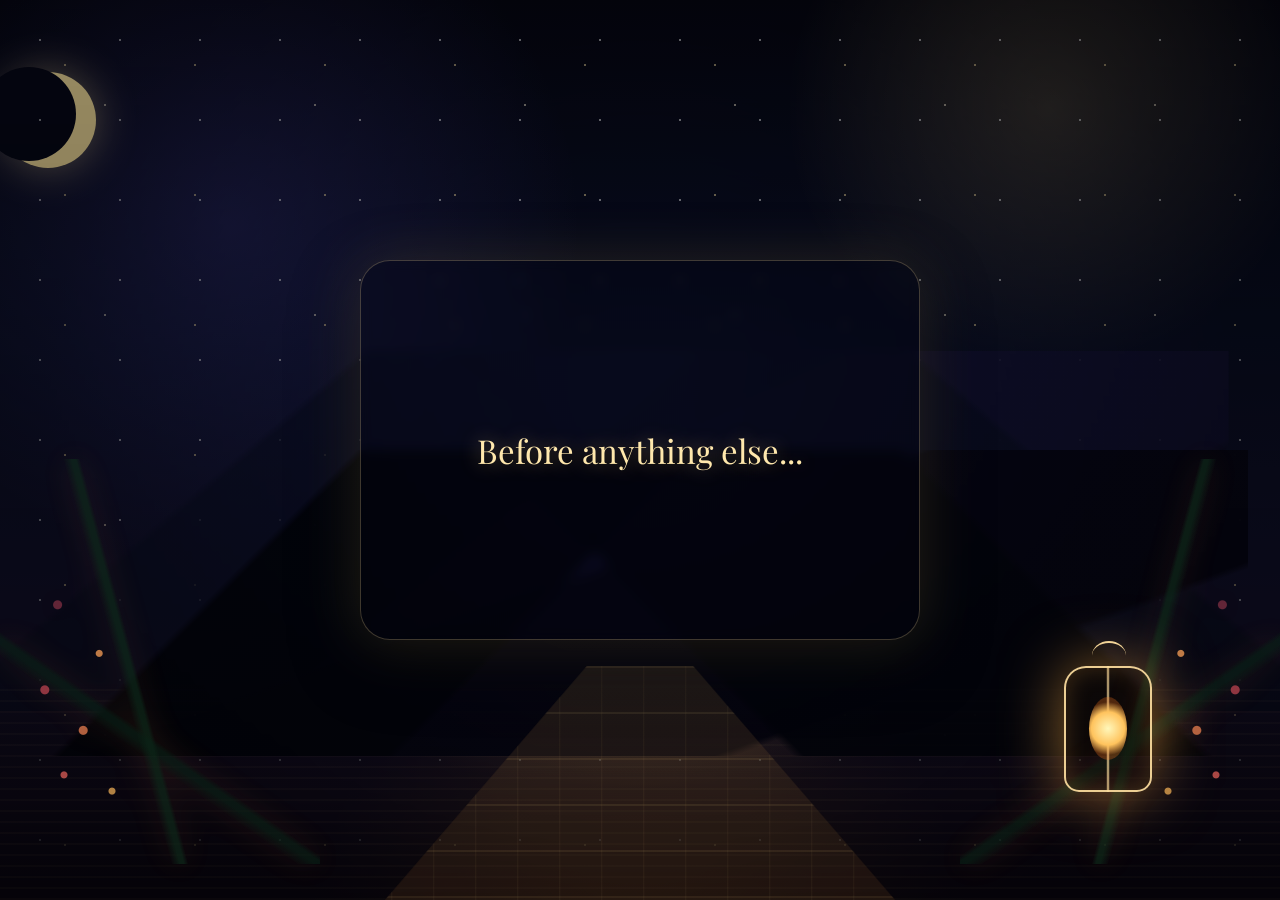
<file: gate-cinematic.html>
<!DOCTYPE html>
<html lang="en">
<head>
<meta charset="UTF-8">
<meta name="viewport" content="width=device-width, initial-scale=1.0">
<title>Your Special Day</title>

<link href="https://fonts.googleapis.com/css2?family=Cormorant+Garamond:wght@500;600;700&family=Great+Vibes&family=Playfair+Display:wght@600;700&display=swap" rel="stylesheet">

<style>
* {
  margin: 0;
  padding: 0;
  box-sizing: border-box;
}

:root {
  --gold: #f8d98a;
  --deep-gold: #b87427;
  --cream: #fff5d8;
  --soft-red: #ff9b8f;
  --night: #050612;
}

html, body {
  width: 100%;
  min-height: 100%;
}

body {
  min-height: 100vh;
  overflow: hidden;
  font-family: 'Cormorant Garamond', serif;
  color: var(--cream);
  background:
    radial-gradient(circle at 50% 105%, rgba(255, 167, 68, .30), transparent 29%),
    radial-gradient(circle at 18% 25%, rgba(95, 88, 220, .24), transparent 28%),
    radial-gradient(circle at 82% 12%, rgba(255, 223, 150, .18), transparent 20%),
    linear-gradient(180deg, #050611 0%, #0b1028 38%, #151434 66%, #241329 100%);
}

body::after {
  content: "";
  position: fixed;
  inset: 0;
  pointer-events: none;
  background:
    linear-gradient(rgba(0,0,0,.08), rgba(0,0,0,.36)),
    radial-gradient(circle at 50% 48%, transparent 0%, rgba(0,0,0,.35) 75%);
  z-index: 2;
}

.scene-layer {
  position: fixed;
  inset: 0;
  pointer-events: none;
}

.moon {
  position: fixed;
  right: 12%;
  top: 8%;
  width: 96px;
  height: 96px;
  border-radius: 50%;
  background: #ffe9a4;
  box-shadow: 0 0 42px rgba(255, 230, 170, .48);
  z-index: 1;
}

.moon::before {
  content: "";
  position: absolute;
  left: -18px;
  top: -5px;
  width: 94px;
  height: 94px;
  border-radius: 50%;
  background: #07091a;
}

.stars {
  z-index: 1;
  background-image:
    radial-gradient(#ffffff 1px, transparent 1px),
    radial-gradient(#ffe8a7 1px, transparent 1px),
    radial-gradient(#fff6db 1px, transparent 1px);
  background-size: 80px 80px, 130px 130px, 210px 210px;
  animation: starTwinkle 5s ease-in-out infinite;
  opacity: .52;
}

@keyframes starTwinkle {
  0%, 100% { opacity: .30; }
  50% { opacity: .70; }
}

.mountains-back {
  z-index: 1;
  bottom: 21vh;
  top: auto;
  height: 40vh;
  background:
    linear-gradient(140deg, transparent 0 32%, rgba(14, 18, 45, .78) 33% 61%, transparent 62%),
    linear-gradient(220deg, transparent 0 29%, rgba(13, 17, 42, .85) 30% 66%, transparent 67%),
    linear-gradient(155deg, transparent 0 41%, rgba(20, 20, 55, .9) 42% 70%, transparent 71%);
  background-size: 55% 100%, 65% 100%, 92% 100%;
  background-position: left bottom, right bottom, center bottom;
  background-repeat: no-repeat;
}

.mountains-front {
  z-index: 2;
  bottom: 16vh;
  top: auto;
  height: 34vh;
  background:
    linear-gradient(135deg, transparent 0 34%, rgba(4, 6, 17, .94) 35% 66%, transparent 67%),
    linear-gradient(225deg, transparent 0 31%, rgba(5, 7, 19, .96) 32% 65%, transparent 66%),
    linear-gradient(160deg, transparent 0 43%, rgba(8, 8, 25, .98) 44% 74%, transparent 75%);
  background-size: 58% 100%, 70% 100%, 95% 100%;
  background-position: left bottom, right bottom, center bottom;
  background-repeat: no-repeat;
}

.lake {
  z-index: 1;
  top: auto;
  height: 24vh;
  bottom: 0;
  background:
    radial-gradient(ellipse at 50% 0%, rgba(255, 213, 120, .20), transparent 34%),
    repeating-linear-gradient(0deg, rgba(255, 220, 145, .055) 0 2px, transparent 2px 11px),
    linear-gradient(180deg, rgba(25, 21, 48, .25), rgba(3, 4, 13, .76));
  opacity: .9;
}

.path {
  position: fixed;
  z-index: 3;
  left: 50%;
  bottom: -10vh;
  width: 52vw;
  max-width: 760px;
  height: 36vh;
  transform: translateX(-50%);
  clip-path: polygon(42% 0%, 58% 0%, 100% 100%, 0% 100%);
  background:
    repeating-linear-gradient(90deg, rgba(255,214,132,.08) 0 1px, transparent 1px 42px),
    repeating-linear-gradient(0deg, rgba(255,214,132,.12) 0 2px, transparent 2px 46px),
    linear-gradient(180deg, rgba(255, 202, 105, .15), rgba(88, 48, 20, .35));
  opacity: .7;
  filter: blur(.2px);
}

.flowers-left, .flowers-right {
  position: fixed;
  z-index: 3;
  bottom: 4%;
  width: 25vw;
  height: 45vh;
  opacity: .78;
  filter: drop-shadow(0 0 16px rgba(255, 142, 66, .23));
}

.flowers-left {
  left: 0;
  background:
    radial-gradient(circle at 20% 78%, #d65b55 0 3px, transparent 4px),
    radial-gradient(circle at 26% 67%, #e07a4d 0 4px, transparent 5px),
    radial-gradient(circle at 14% 57%, #b7434e 0 4px, transparent 5px),
    radial-gradient(circle at 31% 48%, #f29c55 0 3px, transparent 4px),
    radial-gradient(circle at 18% 36%, #7c2e41 0 4px, transparent 5px),
    radial-gradient(circle at 35% 82%, #e1a552 0 3px, transparent 4px),
    linear-gradient(75deg, transparent 0 40%, rgba(16, 45, 28, .8) 42% 43%, transparent 44%),
    linear-gradient(35deg, transparent 0 33%, rgba(10, 36, 24, .72) 35% 36%, transparent 37%);
}

.flowers-right {
  right: 0;
  transform: scaleX(-1);
  background:
    radial-gradient(circle at 20% 78%, #d65b55 0 3px, transparent 4px),
    radial-gradient(circle at 26% 67%, #e07a4d 0 4px, transparent 5px),
    radial-gradient(circle at 14% 57%, #b7434e 0 4px, transparent 5px),
    radial-gradient(circle at 31% 48%, #f29c55 0 3px, transparent 4px),
    radial-gradient(circle at 18% 36%, #7c2e41 0 4px, transparent 5px),
    radial-gradient(circle at 35% 82%, #e1a552 0 3px, transparent 4px),
    linear-gradient(75deg, transparent 0 40%, rgba(16, 45, 28, .8) 42% 43%, transparent 44%),
    linear-gradient(35deg, transparent 0 33%, rgba(10, 36, 24, .72) 35% 36%, transparent 37%);
}

.lantern {
  position: fixed;
  z-index: 4;
  right: 10%;
  bottom: 12%;
  width: 88px;
  height: 126px;
  border: 2px solid rgba(255, 224, 160, .92);
  border-radius: 22px 22px 15px 15px;
  background:
    linear-gradient(90deg, transparent 0 48%, rgba(255,224,160,.65) 49% 51%, transparent 52%),
    rgba(42, 22, 10, .28);
  box-shadow:
    0 0 62px rgba(255, 175, 70, .54),
    inset 0 0 24px rgba(255, 185, 80, .20);
}

.lantern::before {
  content: "";
  position: absolute;
  top: -27px;
  left: 26px;
  width: 34px;
  height: 27px;
  border-top: 2px solid rgba(255, 224, 160, .95);
  border-radius: 50%;
}

.lantern::after {
  content: "";
  position: absolute;
  left: 23px;
  top: 29px;
  width: 38px;
  height: 63px;
  border-radius: 50%;
  background: radial-gradient(circle, #fff7ba 0%, #ffc35d 45%, rgba(255, 120, 30, .28) 72%);
  animation: lanternFlicker 2.2s ease-in-out infinite;
}

@keyframes lanternFlicker {
  0%, 100% { opacity: .78; transform: scale(.93); filter: blur(.2px); }
  50% { opacity: 1; transform: scale(1.1); filter: blur(1.1px); }
}

.fireflies {
  z-index: 5;
}

.fireflies span {
  position: absolute;
  width: 5px;
  height: 5px;
  background: var(--gold);
  border-radius: 50%;
  box-shadow: 0 0 16px var(--gold);
  opacity: 0;
  animation: firefly 10s linear infinite;
}

@keyframes firefly {
  0% { opacity: 0; transform: translate(0, 30px) scale(.45); }
  15% { opacity: .95; }
  50% { opacity: .45; }
  100% { opacity: 0; transform: translate(70px, -115vh) scale(1.35); }
}

.stage {
  position: relative;
  z-index: 8;
  min-height: 100vh;
  display: flex;
  justify-content: center;
  align-items: center;
  padding: 22px;
  text-align: center;
}

.panel {
  width: min(560px, 100%);
  min-height: 380px;
  padding: 42px 28px;
  display: flex;
  flex-direction: column;
  justify-content: center;
  border-radius: 30px;
  background: rgba(5, 6, 18, .30);
  border: 1px solid rgba(255, 225, 155, .24);
  box-shadow: 0 0 56px rgba(255, 213, 118, .13), 0 20px 70px rgba(0,0,0,.38);
  backdrop-filter: blur(6px);
}

.scene-text {
  display: none;
  animation: fadeUp 1.25s ease forwards;
}

@keyframes fadeUp {
  from { opacity: 0; transform: translateY(18px); filter: blur(5px); }
  to { opacity: 1; transform: translateY(0); filter: blur(0); }
}

.initial {
  font-family: 'Playfair Display', serif;
  font-size: 33px;
  color: #ffe8ad;
  text-shadow: 0 0 20px rgba(255, 220, 140, .42);
}

.message-top {
  font-size: 26px;
  line-height: 1.22;
  color: #ffe8ad;
  margin-bottom: 16px;
}

.title {
  font-family: 'Great Vibes', cursive;
  font-size: 66px;
  font-weight: 400;
  line-height: 1;
  color: #fff0bd;
  text-shadow: 0 0 28px rgba(255, 222, 150, .58);
  margin-bottom: 14px;
}

.subtitle {
  font-size: 22px;
  line-height: 1.38;
  color: #fff4dc;
  margin-bottom: 14px;
}

.ornament {
  width: 142px;
  height: 20px;
  margin: 8px auto 18px;
  position: relative;
}

.ornament::before, .ornament::after {
  content: "";
  position: absolute;
  top: 50%;
  width: 56px;
  height: 1px;
  background: linear-gradient(90deg, transparent, var(--gold));
}

.ornament::before { left: 0; }
.ornament::after { right: 0; transform: rotate(180deg); }

.ornament span {
  color: var(--gold);
  font-size: 15px;
  line-height: 20px;
}

.form-area {
  display: none;
  animation: fadeUp 1.25s ease forwards;
}

.hint {
  font-size: 21px;
  color: #f9d995;
  margin-bottom: 18px;
}

.input-wrap {
  position: relative;
  margin: 0 auto 16px;
  width: min(420px, 100%);
}

.input-wrap .lock {
  position: absolute;
  left: 16px;
  top: 50%;
  transform: translateY(-50%);
  color: var(--gold);
  opacity: .9;
  font-size: 17px;
}

input {
  width: 100%;
  height: 54px;
  border-radius: 12px;
  border: 1px solid rgba(255, 225, 155, .75);
  background: rgba(3, 5, 16, .52);
  color: #fff8df;
  font-family: 'Cormorant Garamond', serif;
  font-size: 18px;
  padding: 0 15px 0 48px;
  outline: none;
  letter-spacing: 1px;
  box-shadow: inset 0 0 18px rgba(255, 210, 120, .07);
}

input::placeholder {
  color: rgba(255, 244, 220, .62);
  letter-spacing: 0;
}

button {
  width: min(420px, 100%);
  height: 58px;
  border: none;
  border-radius: 18px;
  color: #231204;
  font-family: 'Cormorant Garamond', serif;
  font-weight: 700;
  font-size: 23px;
  cursor: pointer;
  background: linear-gradient(135deg, #fff0b6 0%, #d89d48 58%, #8c541c 100%);
  box-shadow: 0 0 28px rgba(255, 207, 115, .40);
  transition: .25s ease;
}

button:hover {
  transform: translateY(-2px);
  box-shadow: 0 0 42px rgba(255, 218, 135, .58);
}

button:disabled {
  cursor: default;
}

.feedback {
  min-height: 86px;
  margin-top: 18px;
  font-size: 19px;
  line-height: 1.38;
}

#error, #success, #welcome {
  display: none;
}

#error {
  color: #ffb1a5;
  text-shadow: 0 0 12px rgba(255, 60, 40, .20);
}

#success, #welcome {
  color: #fff0bd;
  text-shadow: 0 0 16px rgba(255, 225, 145, .70);
}

.shake {
  animation: shake .36s ease;
}

@keyframes shake {
  0%, 100% { transform: translateX(0); }
  25% { transform: translateX(-8px); }
  50% { transform: translateX(8px); }
  75% { transform: translateX(-5px); }
}

.door-scene {
  position: fixed;
  inset: 0;
  z-index: 30;
  display: none;
  justify-content: center;
  align-items: center;
  background:
    radial-gradient(circle at 50% 55%, rgba(255, 213, 120, .24), transparent 38%),
    rgba(2, 2, 9, .74);
  opacity: 0;
  transition: opacity 1s ease;
  perspective: 1100px;
}

.door-scene.active {
  display: flex;
  opacity: 1;
}

.arch {
  width: min(480px, 88vw);
  height: min(650px, 82vh);
  position: relative;
  border-radius: 240px 240px 18px 18px;
  border: 18px solid #20130c;
  box-shadow:
    0 0 0 2px rgba(255, 207, 123, .36),
    0 0 80px rgba(255, 190, 90, .45),
    inset 0 0 80px rgba(255, 180, 80, .20);
  overflow: hidden;
  background:
    radial-gradient(circle at 50% 45%, #fff1b6, #f3a845 36%, #4e260d 65%, #120807 100%);
}

.beyond {
  position: absolute;
  inset: 0;
  background:
    radial-gradient(circle at 50% 35%, rgba(255, 245, 190, .95), rgba(255, 184, 83, .72) 32%, transparent 62%),
    linear-gradient(180deg, #ffd58a 0%, #f8aa55 38%, #6d3716 100%);
  opacity: .95;
}

.beyond::after {
  content: "";
  position: absolute;
  left: 50%;
  bottom: -8%;
  width: 60%;
  height: 65%;
  transform: translateX(-50%);
  clip-path: polygon(43% 0, 57% 0, 100% 100%, 0 100%);
  background:
    repeating-linear-gradient(0deg, rgba(95,44,13,.22) 0 2px, transparent 2px 35px),
    linear-gradient(180deg, rgba(255,235,175,.46), rgba(87,44,15,.48));
}

.door {
  position: absolute;
  top: 0;
  bottom: 0;
  width: 50.5%;
  background:
    repeating-linear-gradient(90deg, rgba(255,230,170,.05) 0 2px, transparent 2px 30px),
    linear-gradient(90deg, #2a1409, #573017 48%, #1c0d07);
  box-shadow: inset 0 0 40px rgba(0,0,0,.62);
  transition: transform 2.1s cubic-bezier(.2,.8,.2,1);
}

.door.left {
  left: 0;
  transform-origin: left center;
  border-right: 1px solid rgba(255, 220, 150, .18);
}

.door.right {
  right: 0;
  transform-origin: right center;
  border-left: 1px solid rgba(255, 220, 150, .18);
}

.door::before {
  content: "";
  position: absolute;
  inset: 12% 15%;
  border: 2px solid rgba(255, 216, 145, .18);
  border-radius: 160px 160px 12px 12px;
}

.handle {
  position: absolute;
  top: 53%;
  width: 12px;
  height: 12px;
  border-radius: 50%;
  background: var(--gold);
  box-shadow: 0 0 14px rgba(255, 220, 140, .78);
}

.left .handle { right: 22px; }
.right .handle { left: 22px; }

.door-scene.open .door.left {
  transform: rotateY(-112deg);
}

.door-scene.open .door.right {
  transform: rotateY(112deg);
}

.white-flash {
  position: fixed;
  inset: 0;
  z-index: 40;
  pointer-events: none;
  background: #fff1c7;
  opacity: 0;
  transition: opacity 1.1s ease;
}

.white-flash.active {
  opacity: 1;
}

@media (max-width: 640px) {
  .panel {
    min-height: 360px;
    padding: 38px 22px;
  }

  .initial {
    font-size: 28px;
  }

  .message-top {
    font-size: 23px;
  }

  .title {
    font-size: 52px;
  }

  .subtitle {
    font-size: 19px;
  }

  .hint {
    font-size: 19px;
  }

  .lantern {
    width: 58px;
    height: 86px;
    right: 7%;
    bottom: 8%;
    opacity: .82;
  }

  .lantern::before {
    top: -20px;
    left: 17px;
    width: 23px;
    height: 20px;
  }

  .lantern::after {
    left: 15px;
    top: 20px;
    width: 26px;
    height: 44px;
  }

  .moon {
    width: 72px;
    height: 72px;
    right: 9%;
    top: 7%;
  }

  .moon::before {
    width: 71px;
    height: 71px;
    left: -14px;
  }

  .flowers-left, .flowers-right {
    width: 34vw;
    height: 38vh;
    opacity: .55;
  }
}
</style>
</head>

<body>

<div class="scene-layer moon"></div>
<div class="scene-layer stars"></div>
<div class="scene-layer mountains-back"></div>
<div class="scene-layer mountains-front"></div>
<div class="scene-layer lake"></div>
<div class="path"></div>
<div class="flowers-left"></div>
<div class="flowers-right"></div>
<div class="lantern"></div>
<div class="scene-layer fireflies" id="fireflies"></div>

<main class="stage">
  <section class="panel">
    <div class="scene-text initial" id="step1">Before anything else...</div>

    <div class="scene-text" id="step2">
      <div class="message-top">There is something<br>waiting for you.</div>
      <h1 class="title">It's your special day.</h1>
      <div class="ornament"><span>♡</span></div>
      <p class="subtitle">Some stories aren't read...<br>They're unlocked.</p>
    </div>

    <div class="scene-text" id="step3">
      <h1 class="title">It's your special day.</h1>
      <p class="subtitle">Some stories aren't read...<br>They're unlocked.</p>
      <div class="ornament"><span>♥</span></div>
    </div>

    <div class="form-area" id="formArea">
      <div class="hint">The key is already with you.</div>

      <div class="input-wrap" id="inputWrap">
        <span class="lock">🔒</span>
        <input type="password" id="password" placeholder="Enter the password" autocomplete="off">
      </div>

      <button id="unlockBtn" onclick="checkPassword()">Unlock</button>

      <div class="feedback">
        <div id="error">
          ✦ Not quite...<br>
          The answer has been with you<br>
          from the beginning.
        </div>

        <div id="success">
          The door remembers you...<br>
          Please wait a moment.
        </div>

        <div id="welcome">
          Welcome, Nila.
        </div>
      </div>
    </div>
  </section>
</main>

<section class="door-scene" id="doorScene">
  <div class="arch">
    <div class="beyond"></div>
    <div class="door left"><span class="handle"></span></div>
    <div class="door right"><span class="handle"></span></div>
  </div>
</section>

<div class="white-flash" id="whiteFlash"></div>

<script>
const finalUrl = "https://shezan2621.github.io/JNN/?v=1500";

/* Password is: itwasalwaysyou */
const passwordHash = "6c5c577b9d998ebcc64f9ce87a988826bbd832225e74a967c4d6fafb3f10be15";

async function sha256(text) {
  const data = new TextEncoder().encode(text);
  const hashBuffer = await crypto.subtle.digest("SHA-256", data);
  return Array.from(new Uint8Array(hashBuffer)).map(b => b.toString(16).padStart(2, "0")).join("");
}

function show(id) {
  document.getElementById(id).style.display = "block";
}

function hide(id) {
  document.getElementById(id).style.display = "none";
}

setTimeout(() => show("step1"), 500);

setTimeout(() => {
  hide("step1");
  show("step2");
}, 2700);

setTimeout(() => {
  hide("step2");
  show("step3");
}, 5500);

setTimeout(() => {
  show("formArea");
  document.getElementById("password").focus();
}, 7200);

async function checkPassword() {
  const box = document.getElementById("password");
  const wrap = document.getElementById("inputWrap");
  const button = document.getElementById("unlockBtn");
  const error = document.getElementById("error");
  const success = document.getElementById("success");
  const welcome = document.getElementById("welcome");
  const entered = box.value.trim().toLowerCase().replace(/\s+/g, "");
  const enteredHash = await sha256(entered);

  if (enteredHash === passwordHash) {
    error.style.display = "none";
    success.style.display = "block";
    button.innerText = "Unlocking...";
    button.disabled = true;
    box.disabled = true;

    setTimeout(() => {
      success.style.display = "none";
      welcome.style.display = "block";
    }, 1300);

    setTimeout(() => {
      const doorScene = document.getElementById("doorScene");
      doorScene.classList.add("active");
      setTimeout(() => doorScene.classList.add("open"), 400);
    }, 2300);

    setTimeout(() => {
      document.getElementById("whiteFlash").classList.add("active");
    }, 5600);

    setTimeout(() => {
      window.location.href = finalUrl;
    }, 6900);

  } else {
    success.style.display = "none";
    welcome.style.display = "none";
    error.style.display = "block";
    box.value = "";
    box.focus();

    wrap.classList.remove("shake");
    void wrap.offsetWidth;
    wrap.classList.add("shake");
  }
}

document.getElementById("password").addEventListener("keydown", function(e) {
  if (e.key === "Enter") checkPassword();
});

const fireflies = document.getElementById("fireflies");

for (let i = 0; i < 62; i++) {
  const f = document.createElement("span");
  f.style.left = Math.random() * 100 + "%";
  f.style.bottom = (Math.random() * 45 - 8) + "%";
  f.style.animationDelay = Math.random() * 10 + "s";
  f.style.animationDuration = (7 + Math.random() * 8) + "s";
  f.style.width = (3 + Math.random() * 5) + "px";
  f.style.height = f.style.width;
  fireflies.appendChild(f);
}
</script>

</body>
</html>
</file>
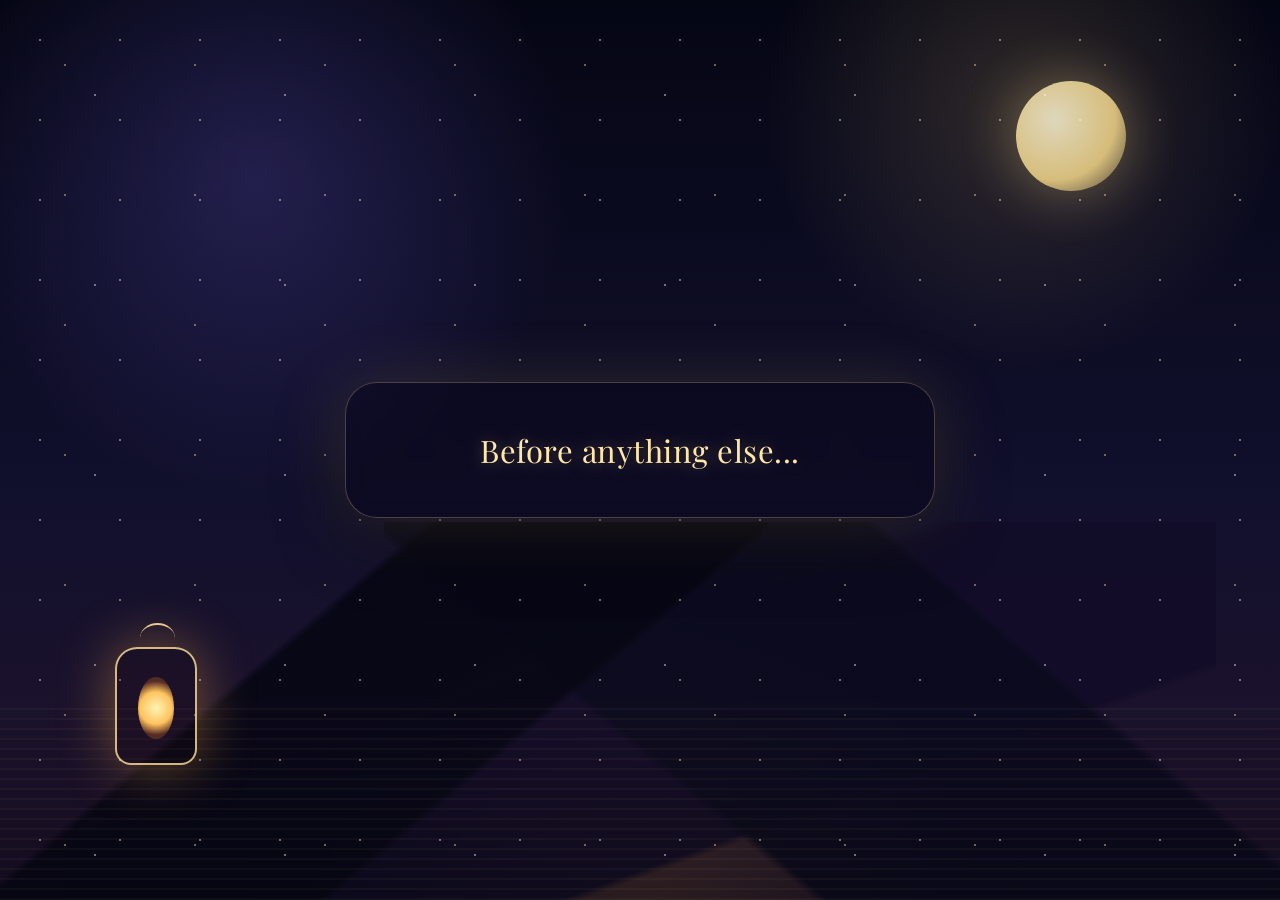
<file: gate.html>
<!DOCTYPE html>
<html lang="en">
<head>
<meta charset="UTF-8">
<meta name="viewport" content="width=device-width, initial-scale=1.0">
<title>Your Special Day</title>

<link href="https://fonts.googleapis.com/css2?family=Cormorant+Garamond:wght@500;600;700&family=Great+Vibes&family=Playfair+Display:wght@600&display=swap" rel="stylesheet">

<style>
*{margin:0;padding:0;box-sizing:border-box}

:root{
  --gold:#f8d98a;
  --cream:#fff6dc;
}

body{
  min-height:100vh;
  overflow:hidden;
  color:var(--cream);
  font-family:'Cormorant Garamond',serif;
  background:
    radial-gradient(circle at 50% 105%, rgba(245,170,65,.25), transparent 30%),
    radial-gradient(circle at 20% 20%, rgba(110,95,220,.25), transparent 25%),
    radial-gradient(circle at 80% 12%, rgba(255,215,130,.16), transparent 20%),
    linear-gradient(180deg,#050614 0%,#11102d 55%,#24142c 100%);
}

.moon{
  position:fixed;
  top:9%;
  right:12%;
  width:110px;
  height:110px;
  border-radius:50%;
  background:radial-gradient(circle at 35% 35%,#fff7d6,#f6d98a 60%,rgba(246,217,138,.2));
  box-shadow:0 0 60px rgba(248,217,138,.45);
  opacity:.85;
}

.mountains{
  position:fixed;
  inset:auto 0 0 0;
  height:42vh;
  background:
    linear-gradient(140deg, transparent 0 35%, rgba(5,6,18,.9) 36% 63%, transparent 64%),
    linear-gradient(220deg, transparent 0 30%, rgba(10,10,29,.94) 31% 67%, transparent 68%),
    linear-gradient(160deg, transparent 0 40%, rgba(18,13,40,.95) 41% 70%, transparent 71%);
  background-size:60% 100%,70% 100%,90% 100%;
  background-position:left bottom,right bottom,center bottom;
  background-repeat:no-repeat;
  opacity:.9;
}

.water{
  position:fixed;
  left:0;
  right:0;
  bottom:0;
  height:22vh;
  background:
    repeating-linear-gradient(0deg, rgba(255,220,140,.05) 0 2px, transparent 2px 10px),
    linear-gradient(180deg, rgba(35,24,52,.1), rgba(5,6,17,.7));
  opacity:.75;
}

.stars,.fireflies,.doorGlow,.fadeOut{
  position:fixed;
  inset:0;
  pointer-events:none;
}

.stars{
  background-image:
    radial-gradient(#fff8d9 1px,transparent 1px),
    radial-gradient(#ffe3a0 1px,transparent 1px),
    radial-gradient(#ffffff 1px,transparent 1px);
  background-size:80px 80px,130px 130px,190px 190px;
  animation:twinkle 5s ease-in-out infinite;
  opacity:.42;
}

@keyframes twinkle{
  0%,100%{opacity:.25}
  50%{opacity:.62}
}

.fireflies span{
  position:absolute;
  width:5px;
  height:5px;
  border-radius:50%;
  background:var(--gold);
  box-shadow:0 0 16px var(--gold);
  opacity:0;
  animation:fly 10s linear infinite;
}

@keyframes fly{
  0%{transform:translate(0,40px) scale(.5);opacity:0}
  12%{opacity:.85}
  50%{opacity:.45}
  100%{transform:translate(80px,-110vh) scale(1.2);opacity:0}
}

.lantern{
  position:fixed;
  left:9%;
  bottom:15%;
  width:82px;
  height:118px;
  border:2px solid rgba(255,221,153,.82);
  border-radius:22px 22px 16px 16px;
  background:rgba(40,20,12,.18);
  box-shadow:0 0 55px rgba(255,176,70,.42);
  z-index:3;
}

.lantern:before{
  content:"";
  position:absolute;
  top:-26px;
  left:23px;
  width:35px;
  height:28px;
  border-top:2px solid rgba(255,221,153,.9);
  border-radius:50%;
}

.lantern:after{
  content:"";
  position:absolute;
  left:21px;
  top:28px;
  width:36px;
  height:62px;
  border-radius:50%;
  background:radial-gradient(circle,#fff4b5 0%,#ffc35e 45%,rgba(255,120,35,.25) 75%);
  filter:blur(.4px);
  animation:flame 2.6s ease-in-out infinite;
}

@keyframes flame{
  0%,100%{transform:scale(.94);opacity:.78}
  50%{transform:scale(1.1);opacity:1}
}

.stage{
  position:relative;
  z-index:5;
  min-height:100vh;
  display:flex;
  justify-content:center;
  align-items:center;
  padding:24px;
  text-align:center;
}

.card{
  width:min(590px,100%);
  padding:46px 30px;
  border-radius:32px;
  background:rgba(8,7,22,.42);
  border:1px solid rgba(255,224,158,.26);
  backdrop-filter:blur(9px);
  box-shadow:0 0 65px rgba(255,207,116,.15),0 22px 70px rgba(0,0,0,.42);
}

.scene{
  display:none;
  animation:sceneIn 1.25s ease forwards;
}

@keyframes sceneIn{
  from{opacity:0;transform:translateY(18px);filter:blur(6px)}
  to{opacity:1;transform:translateY(0);filter:blur(0)}
}

.preline{
  font-family:'Playfair Display',serif;
  font-size:31px;
  letter-spacing:.5px;
  color:#ffe7aa;
  text-shadow:0 0 18px rgba(255,218,140,.35);
}

.title{
  font-family:'Great Vibes',cursive;
  font-size:70px;
  line-height:1;
  font-weight:400;
  color:#fff0bd;
  text-shadow:0 0 30px rgba(255,218,140,.55);
  margin-bottom:18px;
}

.handwriting{
  font-family:'Great Vibes',cursive;
  font-size:38px;
  color:#fff3cb;
  text-shadow:0 0 18px rgba(255,218,140,.35);
  white-space:nowrap;
  overflow:hidden;
  width:0;
  margin:0 auto 20px;
  border-right:2px solid rgba(255,226,150,.8);
  animation:typewrite 3.1s steps(38,end) forwards,blink .7s step-end infinite;
}

@keyframes typewrite{to{width:100%}}
@keyframes blink{50%{border-color:transparent}}

.subtitle{
  font-size:22px;
  line-height:1.45;
  color:#fff5e0;
  margin-bottom:20px;
}

.divider{
  width:150px;
  height:1px;
  margin:18px auto 24px;
  background:linear-gradient(90deg,transparent,var(--gold),transparent);
}

.formArea{
  display:none;
  animation:sceneIn 1.2s ease forwards;
}

.hint{
  font-size:21px;
  color:#f7d996;
  font-style:italic;
  margin-bottom:18px;
}

.inputWrap{
  position:relative;
  margin-bottom:16px;
}

.key{
  position:absolute;
  left:17px;
  top:50%;
  transform:translateY(-50%);
  font-size:20px;
  color:var(--gold);
}

input{
  width:100%;
  padding:16px 18px 16px 50px;
  border-radius:18px;
  border:1px solid rgba(255,224,158,.68);
  background:rgba(255,255,255,.11);
  color:#fff8df;
  font-family:'Cormorant Garamond',serif;
  font-size:19px;
  outline:none;
  letter-spacing:1px;
}

input::placeholder{color:rgba(255,246,220,.68);letter-spacing:0}

button{
  width:100%;
  padding:16px;
  border:0;
  border-radius:19px;
  background:linear-gradient(135deg,#fff0b6,#e0a650,#8b531c);
  color:#241204;
  font-family:'Cormorant Garamond',serif;
  font-size:22px;
  font-weight:700;
  cursor:pointer;
  box-shadow:0 0 30px rgba(255,211,121,.38);
  transition:.25s;
}

button:hover{transform:translateY(-2px);box-shadow:0 0 45px rgba(255,220,130,.58)}
button:disabled{cursor:default;opacity:.94}

.feedback{
  min-height:76px;
  margin-top:18px;
  font-size:19px;
  line-height:1.4;
}

#error,#success,#welcome{display:none}
#error{color:#ffd3d3}
#success,#welcome{color:#fff0b9;text-shadow:0 0 18px rgba(255,225,145,.7)}

.footer{
  font-size:15px;
  letter-spacing:1px;
  color:rgba(255,242,210,.68);
}

.shake{animation:shake .35s ease}
@keyframes shake{
  0%,100%{transform:translateX(0)}
  25%{transform:translateX(-7px)}
  50%{transform:translateX(7px)}
  75%{transform:translateX(-5px)}
}

.doorGlow{
  opacity:0;
  background:radial-gradient(circle at 50% 52%,rgba(255,218,128,.95),rgba(255,190,80,.35) 20%,transparent 42%);
  transition:opacity 1.3s ease;
  z-index:10;
}

.doorGlow.active{opacity:1}

.fadeOut{
  background:#03030a;
  opacity:0;
  transition:opacity 1.5s ease;
  z-index:20;
}

.fadeOut.active{opacity:1}

@media(max-width:620px){
  .card{padding:40px 22px}
  .preline{font-size:27px}
  .title{font-size:56px}
  .handwriting{font-size:31px}
  .subtitle{font-size:20px}
  .lantern{width:58px;height:86px;left:6%;bottom:9%;opacity:.72}
  .lantern:before{left:16px;width:25px}
  .lantern:after{left:15px;top:20px;width:27px;height:46px}
  .moon{width:78px;height:78px;right:9%;top:8%}
}
</style>
</head>

<body>

<div class="moon"></div>
<div class="mountains"></div>
<div class="water"></div>
<div class="stars"></div>
<div class="fireflies" id="fireflies"></div>
<div class="lantern"></div>
<div class="doorGlow" id="doorGlow"></div>
<div class="fadeOut" id="fadeOut"></div>

<main class="stage">
  <section class="card">

    <div class="scene preline" id="s1">Before anything else...</div>

    <div class="scene preline" id="s2">There is something waiting for you.</div>

    <div class="scene" id="s3">
      <h1 class="title">It's your special day.</h1>
      <div class="handwriting">Some stories aren't read... they're unlocked.</div>
      <p class="subtitle">The first step is hidden in the letter you already have.</p>
      <div class="divider"></div>
    </div>

    <div class="formArea" id="formArea">
      <div class="hint">The key is already with you.</div>

      <div class="inputWrap" id="inputWrap">
        <span class="key">🔑</span>
        <input type="password" id="password" placeholder="Enter the word" autocomplete="off">
      </div>

      <button id="unlockBtn" onclick="checkPassword()">Begin</button>

      <div class="feedback">
        <div id="error">
          Not quite...<br>
          Read the letter once more.<br>
          Every clue was placed there for a reason.
        </div>

        <div id="success">
          The door is opening...
        </div>

        <div id="welcome">
          Welcome, Nila.
        </div>
      </div>

      <div class="footer">One word. One memory. One beginning.</div>
    </div>

  </section>
</main>

<script>
const finalUrl = "https://shezan2621.github.io/JNN/?v=1500";

/* SHA-256 hash for password: nila */
const passwordHash = "9b3ef8b65c91229f0707269dc5bdd8d3ebd4283a07f2588dc946440dd4ff922f";

async function sha256(text){
  const data = new TextEncoder().encode(text);
  const hashBuffer = await crypto.subtle.digest("SHA-256", data);
  return Array.from(new Uint8Array(hashBuffer)).map(b => b.toString(16).padStart(2,"0")).join("");
}

function show(id){document.getElementById(id).style.display="block";}
function hide(id){document.getElementById(id).style.display="none";}

setTimeout(()=>show("s1"),700);
setTimeout(()=>{hide("s1");show("s2");},3300);
setTimeout(()=>{hide("s2");show("s3");},6000);
setTimeout(()=>{show("formArea");document.getElementById("password").focus();},9300);

async function checkPassword(){
  const box=document.getElementById("password");
  const wrap=document.getElementById("inputWrap");
  const button=document.getElementById("unlockBtn");
  const error=document.getElementById("error");
  const success=document.getElementById("success");
  const welcome=document.getElementById("welcome");

  const entered=box.value.trim().toLowerCase();
  const enteredHash=await sha256(entered);

  if(enteredHash===passwordHash){
    error.style.display="none";
    success.style.display="block";
    button.innerText="Unlocking...";
    button.disabled=true;
    box.disabled=true;

    document.getElementById("doorGlow").classList.add("active");

    setTimeout(()=>{
      success.style.display="none";
      welcome.style.display="block";
    },1700);

    setTimeout(()=>{
      document.getElementById("fadeOut").classList.add("active");
    },3800);

    setTimeout(()=>{
      window.location.href=finalUrl;
    },5400);

  }else{
    success.style.display="none";
    welcome.style.display="none";
    error.style.display="block";
    box.value="";
    box.focus();
    wrap.classList.remove("shake");
    void wrap.offsetWidth;
    wrap.classList.add("shake");
  }
}

document.getElementById("password").addEventListener("keydown",e=>{
  if(e.key==="Enter") checkPassword();
});

const fireflies=document.getElementById("fireflies");
for(let i=0;i<52;i++){
  const f=document.createElement("span");
  f.style.left=Math.random()*100+"%";
  f.style.bottom=(Math.random()*45-8)+"%";
  f.style.animationDelay=Math.random()*10+"s";
  f.style.animationDuration=(7+Math.random()*8)+"s";
  f.style.width=(3+Math.random()*5)+"px";
  f.style.height=f.style.width;
  fireflies.appendChild(f);
}
</script>

</body>
</html>
</file>
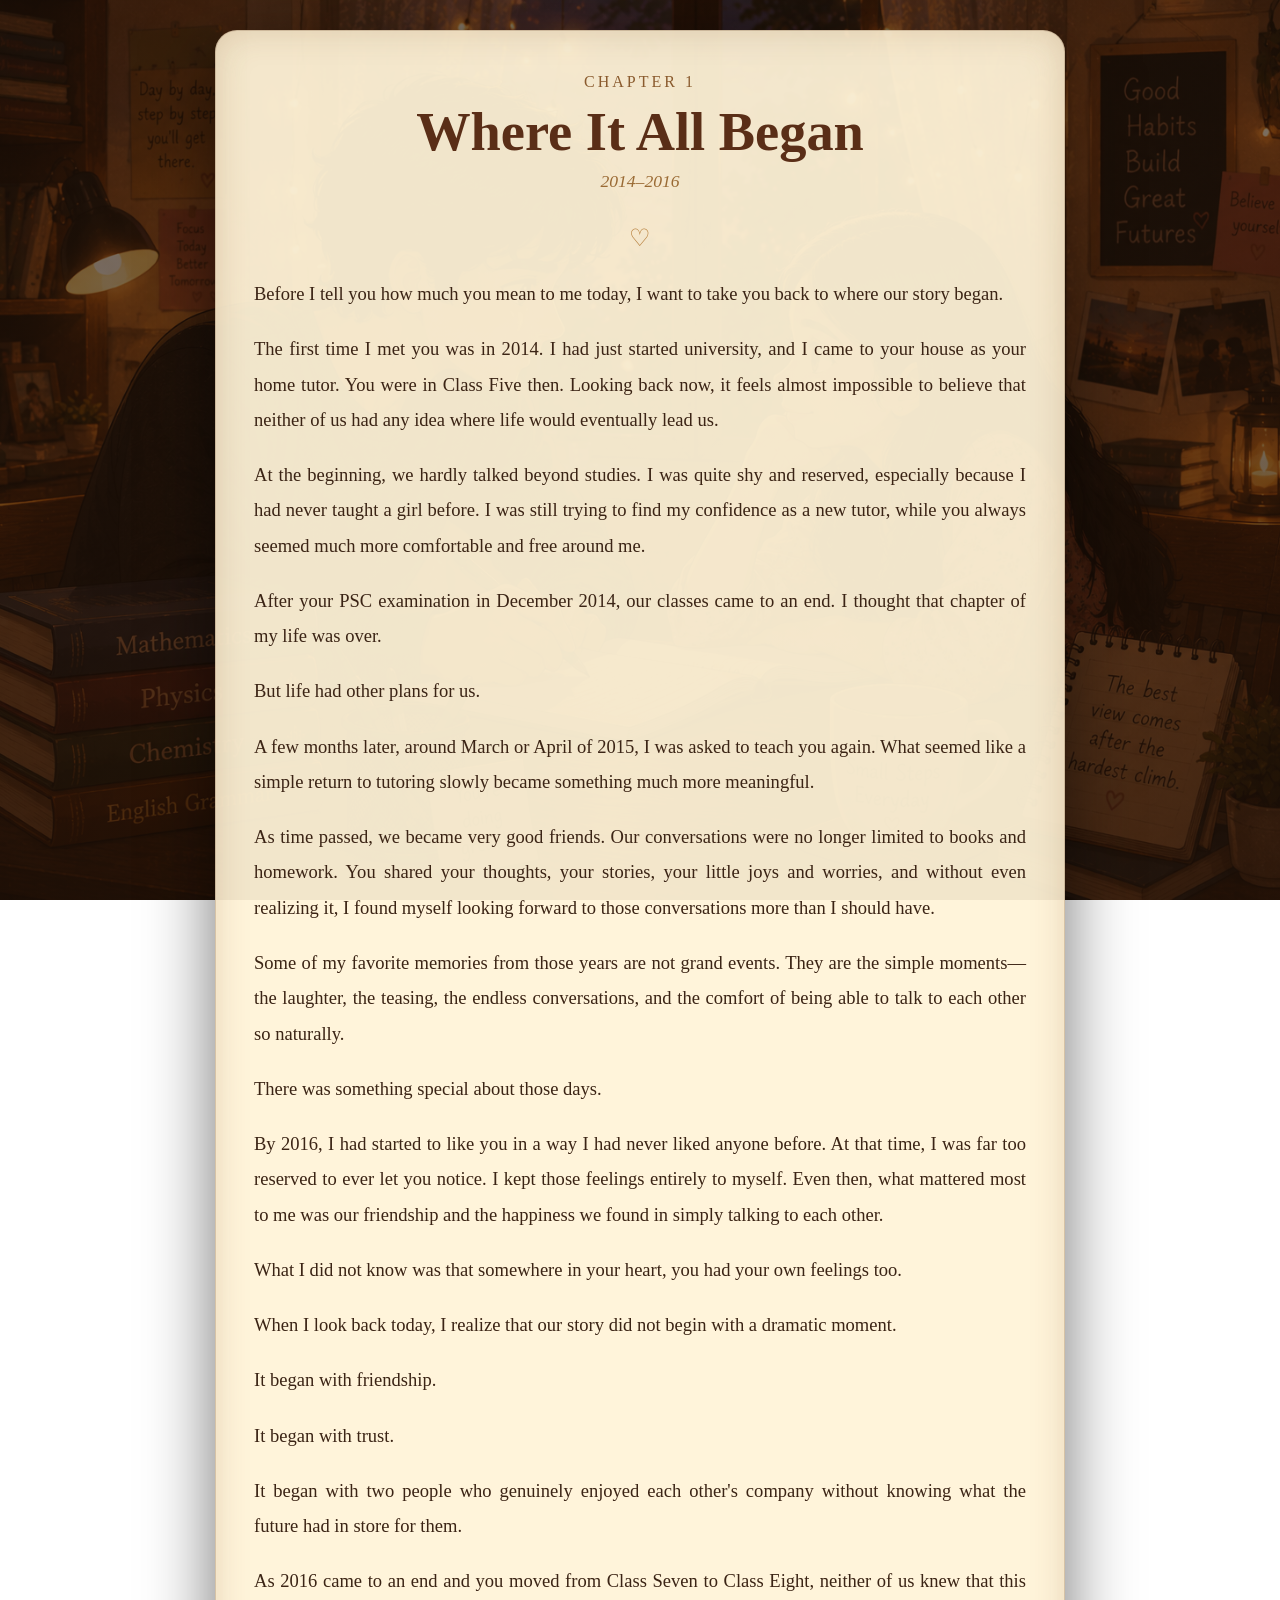
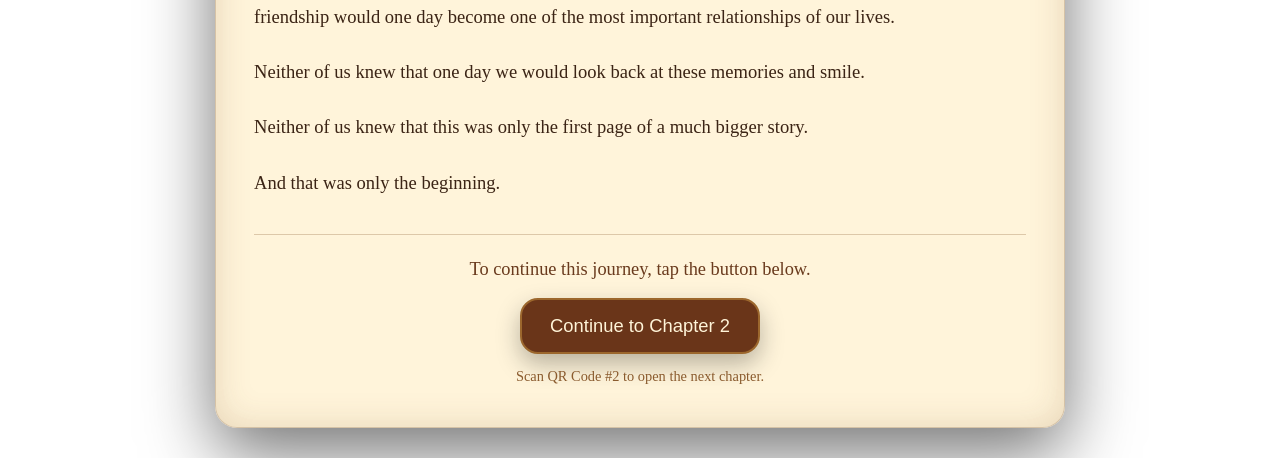
<file: letter1.html>
<!DOCTYPE html>
<html lang="en">
<head>
<meta charset="UTF-8">
<meta name="viewport" content="width=device-width, initial-scale=1.0">
<title>Chapter 1 - Where It All Began</title>

<style>
* { margin: 0; padding: 0; box-sizing: border-box; }

body {
  min-height: 100vh;
  font-family: Georgia, 'Times New Roman', serif;
  background:
    linear-gradient(rgba(35,18,8,.58), rgba(35,18,8,.70)),
    url("chapter1-background.png");
  background-size: cover;
  background-position: center;
  background-attachment: fixed;
  color: #3b2415;
  padding: 30px 16px;
}

.book-wrapper { max-width: 850px; margin: 0 auto; }

.book {
  background: rgba(255, 244, 216, 0.94);
  border-radius: 22px;
  padding: 42px 38px;
  box-shadow: 0 25px 70px rgba(0,0,0,.55), inset 0 0 35px rgba(120,70,25,.18);
  border: 1px solid rgba(90,45,15,.25);
  animation: openBook 1.6s ease forwards;
}

@keyframes openBook {
  from { opacity: 0; transform: translateY(25px); }
  to { opacity: 1; transform: translateY(0); }
}

.chapter { text-align: center; margin-bottom: 32px; }

.chapter small {
  display: block;
  font-size: 1rem;
  letter-spacing: 3px;
  color: #8a5b2e;
  margin-bottom: 10px;
  text-transform: uppercase;
}

h1 {
  font-size: clamp(2rem, 5vw, 3.4rem);
  color: #5a2e17;
  margin-bottom: 8px;
}

.years {
  color: #9a6a34;
  font-style: italic;
  font-size: 1.1rem;
}

.divider {
  text-align: center;
  color: #b47a34;
  font-size: 1.5rem;
  margin: 24px 0;
}

.letter p {
  font-size: 1.16rem;
  line-height: 1.9;
  margin-bottom: 20px;
  text-align: justify;
}

.ending {
  text-align: center;
  margin-top: 34px;
  padding-top: 24px;
  border-top: 1px solid rgba(120,70,25,.25);
}

.ending p {
  text-align: center;
  font-size: 1.15rem;
  color: #6a3b1e;
  margin-bottom: 18px;
}

.continue-button {
  display: inline-block;
  padding: 15px 28px;
  border-radius: 18px;
  border: 2px solid #9c672d;
  background: #6a3519;
  color: #fff4d8;
  text-decoration: none;
  font-size: 1.15rem;
  box-shadow: 0 10px 25px rgba(0,0,0,.28);
  cursor: pointer;
}

.note {
  margin-top: 14px;
  font-size: .9rem;
  color: #8a5b2e;
  text-align: center;
}

.popup {
  position: fixed;
  inset: 0;
  display: none;
  align-items: center;
  justify-content: center;
  background: rgba(0,0,0,0.72);
  z-index: 99;
  padding: 20px;
}

.popup-box {
  position: relative;
  width: min(92vw, 390px);
  padding: 30px 24px;
  text-align: center;
  border-radius: 24px;
  background: #fff4dc;
  color: #3b2112;
  box-shadow: 0 25px 70px rgba(0,0,0,0.55);
}

.popup-box h2 {
  font-size: 1.65rem;
  margin-bottom: 12px;
}

.popup-box p {
  font-size: 1rem;
  margin-bottom: 16px;
}

.qr-img {
  width: 225px;
  height: 225px;
  object-fit: contain;
  background: white;
  padding: 10px;
  border-radius: 16px;
}

.close-btn {
  position: absolute;
  top: 10px;
  right: 14px;
  border: none;
  background: none;
  color: #3b2112;
  font-size: 1.8rem;
  cursor: pointer;
}

@media (max-width: 600px) {
  body { padding: 18px 10px; background-attachment: scroll; }
  .book { padding: 30px 22px; border-radius: 18px; }
  .letter p { font-size: 1.02rem; line-height: 1.75; text-align: left; }
}
</style>
</head>

<body>
<div class="book-wrapper">
  <article class="book">
    <header class="chapter">
      <small>Chapter 1</small>
      <h1>Where It All Began</h1>
      <div class="years">2014–2016</div>
    </header>

    <div class="divider">♡</div>

    <section class="letter">
      <p>Before I tell you how much you mean to me today, I want to take you back to where our story began.</p>
      <p>The first time I met you was in 2014. I had just started university, and I came to your house as your home tutor. You were in Class Five then. Looking back now, it feels almost impossible to believe that neither of us had any idea where life would eventually lead us.</p>
      <p>At the beginning, we hardly talked beyond studies. I was quite shy and reserved, especially because I had never taught a girl before. I was still trying to find my confidence as a new tutor, while you always seemed much more comfortable and free around me.</p>
      <p>After your PSC examination in December 2014, our classes came to an end. I thought that chapter of my life was over.</p>
      <p>But life had other plans for us.</p>
      <p>A few months later, around March or April of 2015, I was asked to teach you again. What seemed like a simple return to tutoring slowly became something much more meaningful.</p>
      <p>As time passed, we became very good friends. Our conversations were no longer limited to books and homework. You shared your thoughts, your stories, your little joys and worries, and without even realizing it, I found myself looking forward to those conversations more than I should have.</p>
      <p>Some of my favorite memories from those years are not grand events. They are the simple moments—the laughter, the teasing, the endless conversations, and the comfort of being able to talk to each other so naturally.</p>
      <p>There was something special about those days.</p>
      <p>By 2016, I had started to like you in a way I had never liked anyone before. At that time, I was far too reserved to ever let you notice. I kept those feelings entirely to myself. Even then, what mattered most to me was our friendship and the happiness we found in simply talking to each other.</p>
      <p>What I did not know was that somewhere in your heart, you had your own feelings too.</p>
      <p>When I look back today, I realize that our story did not begin with a dramatic moment.</p>
      <p>It began with friendship.</p>
      <p>It began with trust.</p>
      <p>It began with two people who genuinely enjoyed each other's company without knowing what the future had in store for them.</p>
      <p>As 2016 came to an end and you moved from Class Seven to Class Eight, neither of us knew that this friendship would one day become one of the most important relationships of our lives.</p>
      <p>Neither of us knew that one day we would look back at these memories and smile.</p>
      <p>Neither of us knew that this was only the first page of a much bigger story.</p>
      <p>And that was only the beginning.</p>
    </section>

    <div class="ending">
      <p>To continue this journey, tap the button below.</p>
      <button class="continue-button" onclick="openQR2()">Continue to Chapter 2</button>
      <div class="note">Scan QR Code #2 to open the next chapter.</div>
    </div>
  </article>
</div>

<div id="qr2Popup" class="popup">
  <div class="popup-box">
    <button class="close-btn" onclick="closeQR2()">×</button>

    <h2>The next door is waiting</h2>
    <p>Scan this QR code to open Chapter 2.</p>

    <img src="qr2.png" alt="QR Code for Chapter 2" class="qr-img">
  </div>
</div>

<script>
function openQR2() {
  document.getElementById("qr2Popup").style.display = "flex";
}

function closeQR2() {
  document.getElementById("qr2Popup").style.display = "none";
}
</script>

</body>
</html>
</file>
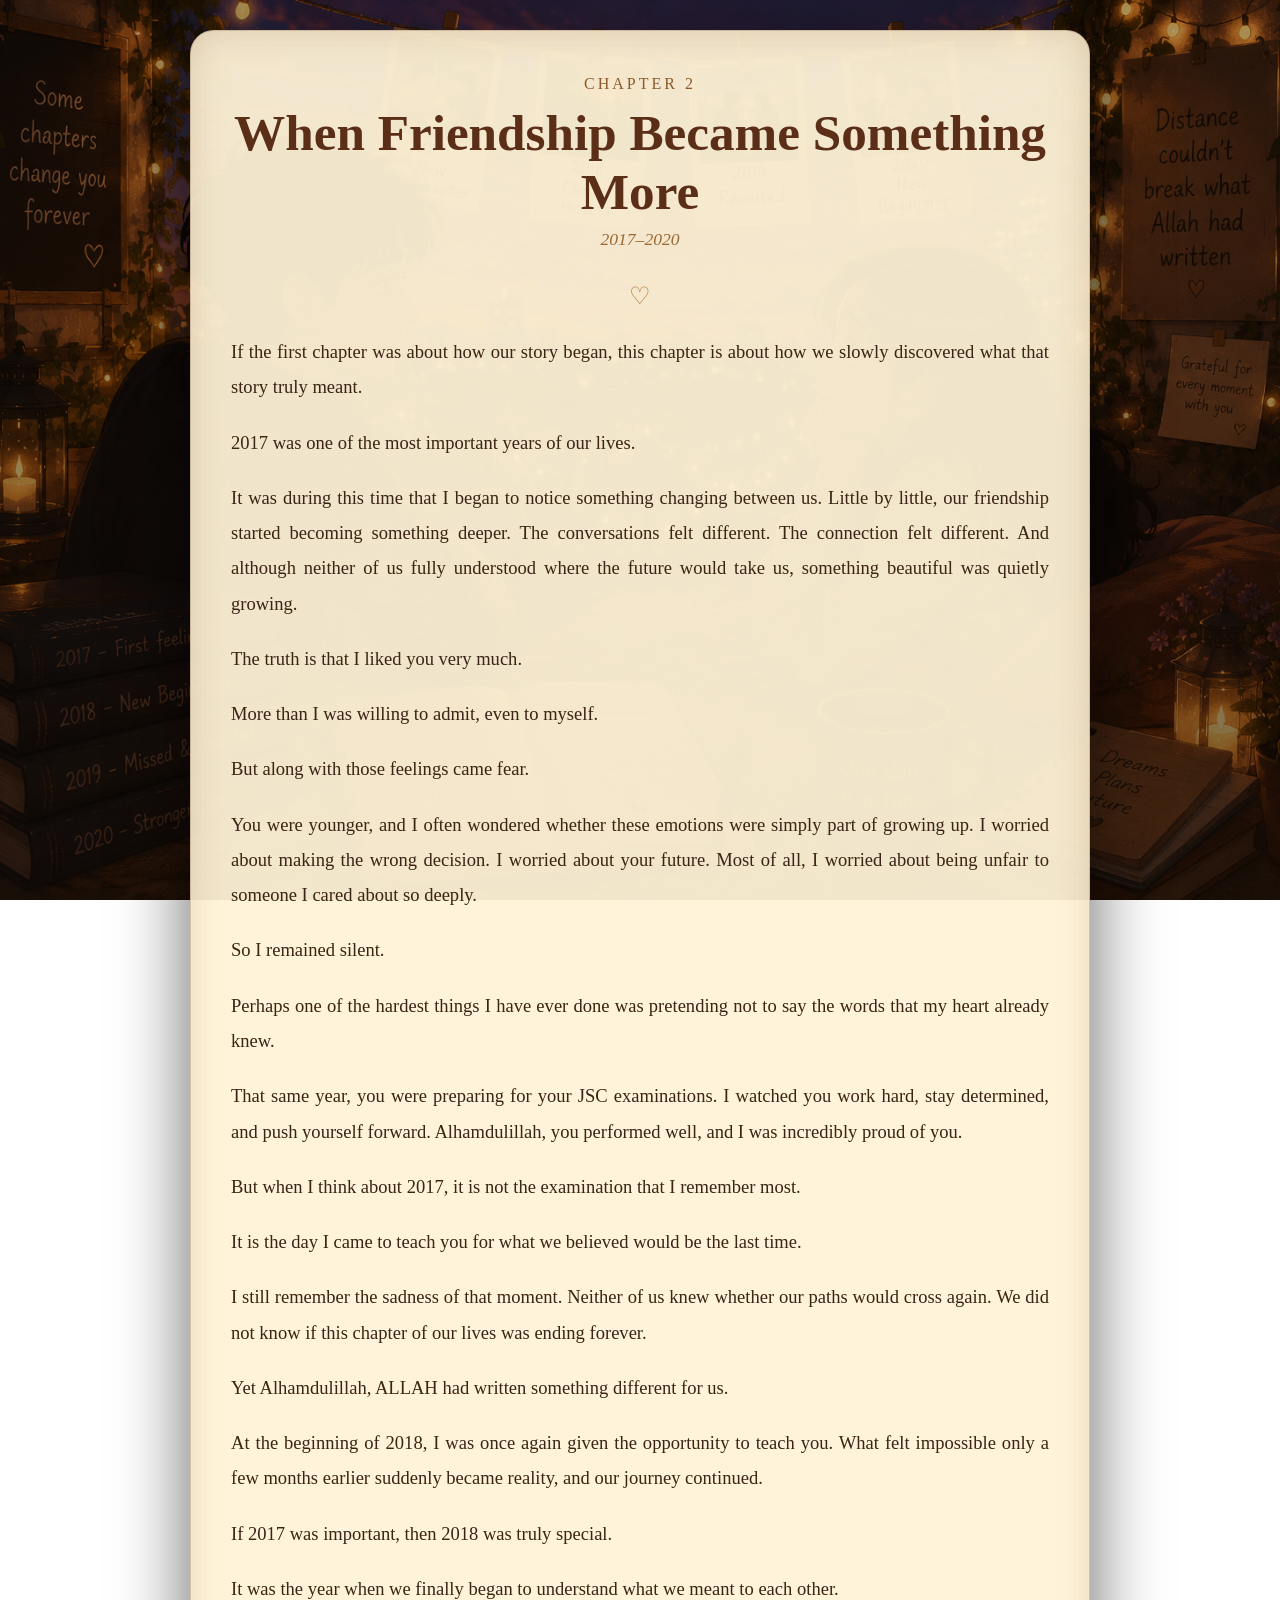
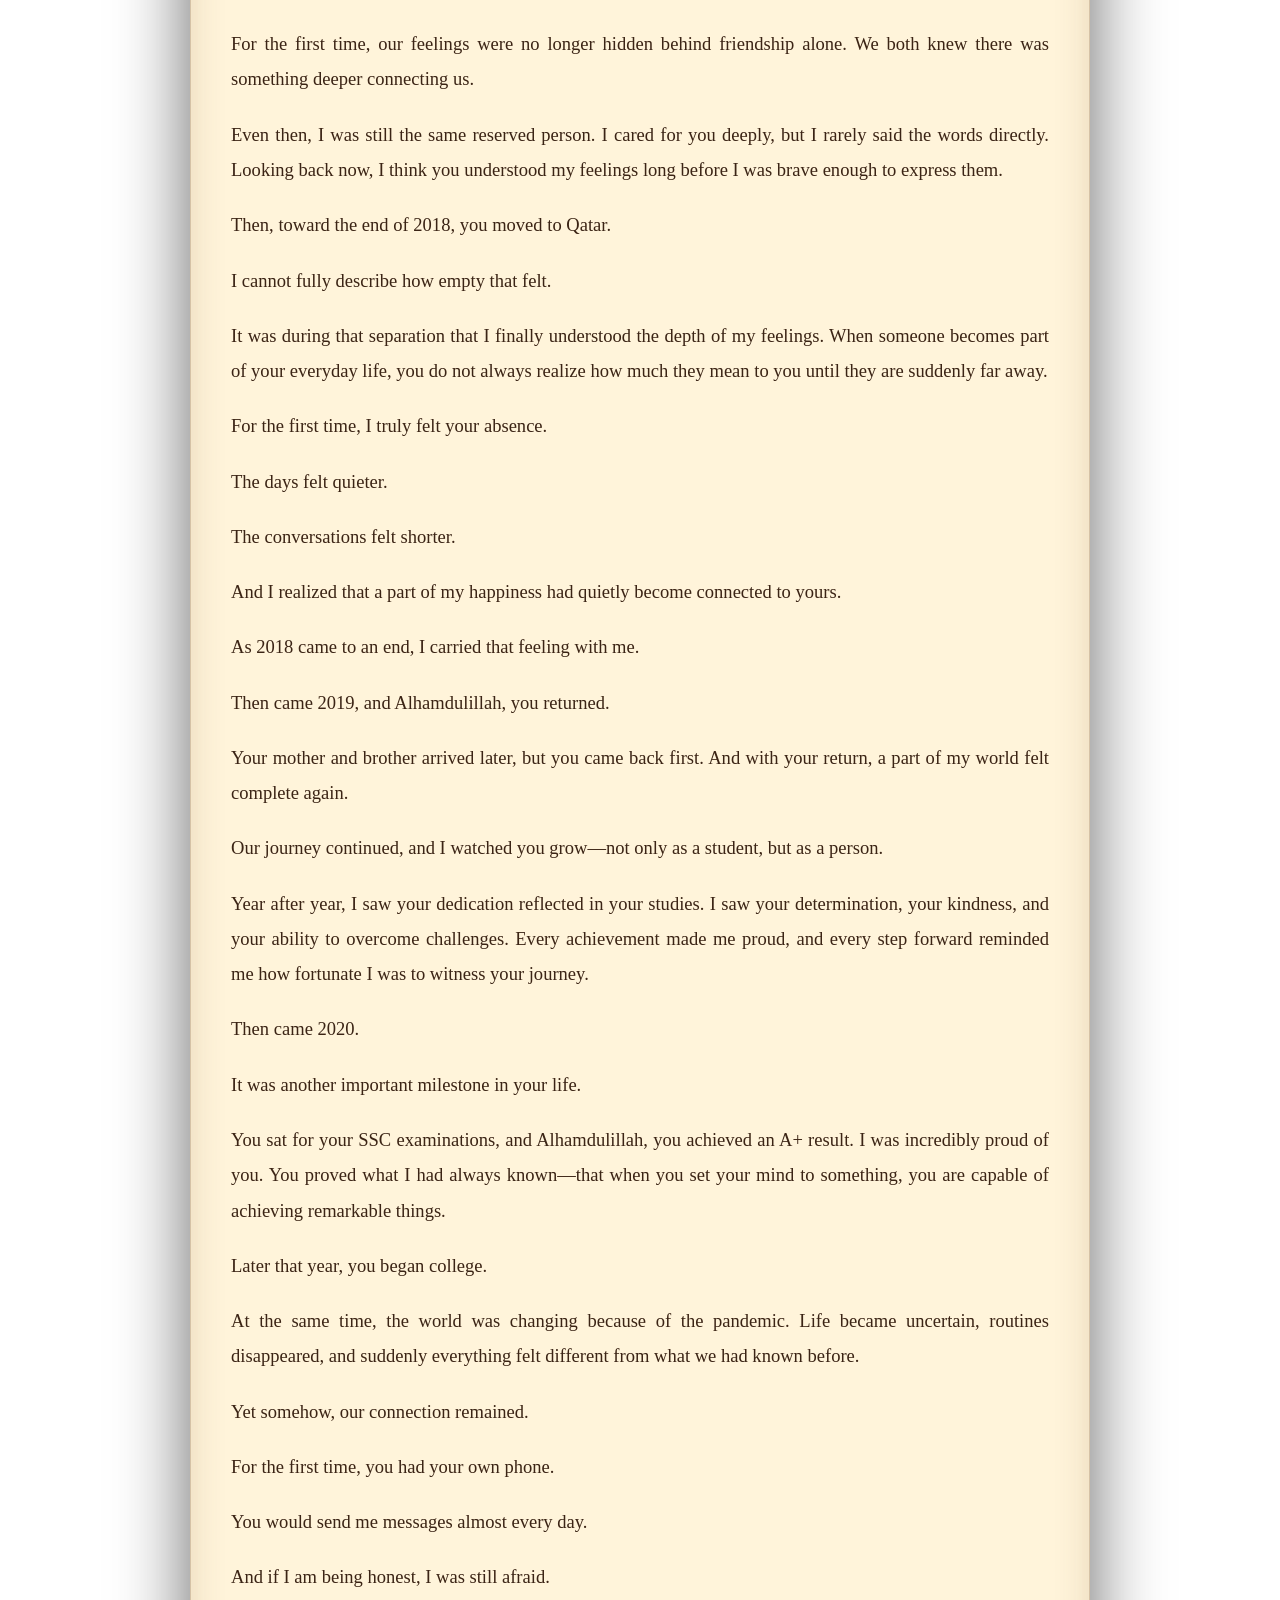
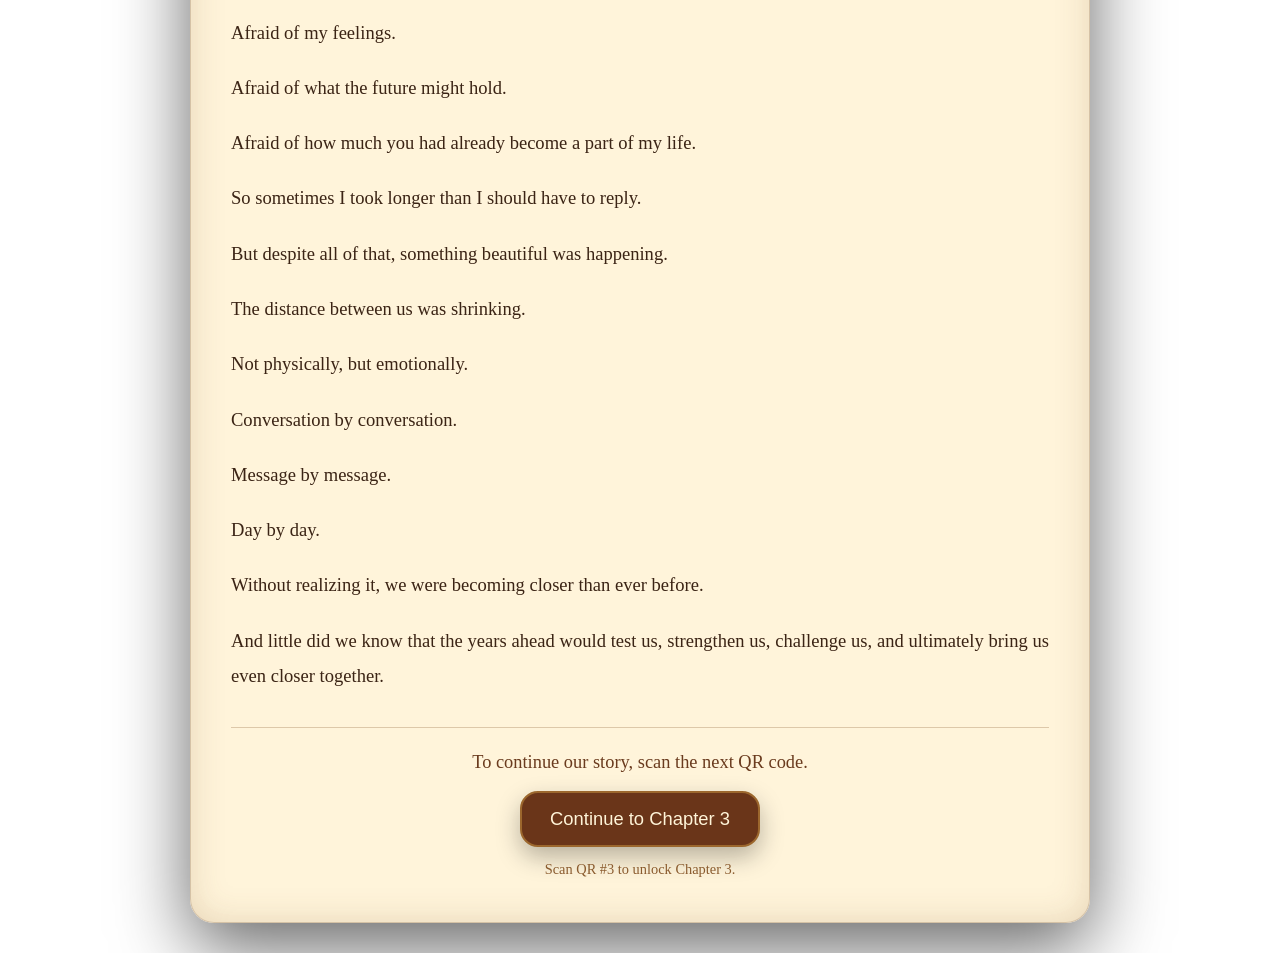
<file: letter2.html>
<!DOCTYPE html>
<html lang="en">
<head>
<meta charset="UTF-8">
<meta name="viewport" content="width=device-width, initial-scale=1.0">
<title>Chapter 2 - When Friendship Became Something More</title>

<style>
* {
  margin: 0;
  padding: 0;
  box-sizing: border-box;
}

body {
  min-height: 100vh;
  font-family: Georgia, 'Times New Roman', serif;
  background:
    linear-gradient(rgba(20, 10, 5, 0.35), rgba(20, 10, 5, 0.55)),
    url("chapter2-background.png");
  background-size: cover;
  background-position: center;
  background-attachment: fixed;
  color: #3b2415;
  padding: 30px 16px;
}

.book-wrapper {
  max-width: 900px;
  margin: 0 auto;
  opacity: 0;
  animation: showBook 1.8s ease forwards;
  animation-delay: 2s;
}

@keyframes showBook {
  from {
    opacity: 0;
    transform: translateY(35px) scale(0.97);
  }
  to {
    opacity: 1;
    transform: translateY(0) scale(1);
  }
}

.book {
  background: rgba(255, 244, 216, 0.94);
  border-radius: 24px;
  padding: 44px 40px;
  box-shadow:
    0 25px 75px rgba(0,0,0,.6),
    inset 0 0 35px rgba(120,70,25,.18);
  border: 1px solid rgba(90,45,15,.25);
}

.chapter {
  text-align: center;
  margin-bottom: 32px;
}

.chapter small {
  display: block;
  font-size: 1rem;
  letter-spacing: 3px;
  color: #8a5b2e;
  margin-bottom: 10px;
  text-transform: uppercase;
}

h1 {
  font-size: clamp(2rem, 5vw, 3.2rem);
  color: #5a2e17;
  margin-bottom: 8px;
}

.years {
  color: #9a6a34;
  font-style: italic;
  font-size: 1.1rem;
}

.divider {
  text-align: center;
  color: #b47a34;
  font-size: 1.5rem;
  margin: 24px 0;
}

.letter p {
  font-size: 1.16rem;
  line-height: 1.9;
  margin-bottom: 20px;
  text-align: justify;
}

.ending {
  text-align: center;
  margin-top: 34px;
  padding-top: 24px;
  border-top: 1px solid rgba(120,70,25,.25);
}

.ending p {
  text-align: center;
  font-size: 1.15rem;
  color: #6a3b1e;
  margin-bottom: 18px;
}

.continue-button {
  display: inline-block;
  padding: 15px 28px;
  border-radius: 18px;
  border: 2px solid #9c672d;
  background: #6a3519;
  color: #fff4d8;
  text-decoration: none;
  font-size: 1.15rem;
  box-shadow: 0 10px 25px rgba(0,0,0,.28);
  cursor: pointer;
}

.continue-button:hover {
  background: #522812;
}

.note {
  margin-top: 14px;
  font-size: .9rem;
  color: #8a5b2e;
  text-align: center;
}

/* QR Popup */
.qr-popup {
  display: none;
  position: fixed;
  inset: 0;
  background: rgba(0, 0, 0, 0.72);
  z-index: 999;
  justify-content: center;
  align-items: center;
  padding: 20px;
}

.qr-box {
  background: rgba(255, 244, 216, 0.98);
  border-radius: 22px;
  padding: 28px 24px;
  max-width: 360px;
  width: 100%;
  text-align: center;
  box-shadow: 0 25px 70px rgba(0,0,0,.55);
  border: 1px solid rgba(90,45,15,.25);
}

.qr-box h2 {
  color: #5a2e17;
  margin-bottom: 10px;
  font-size: 1.7rem;
}

.qr-box p {
  color: #6a3b1e;
  margin-bottom: 18px;
  line-height: 1.5;
}

.qr-box img {
  width: 230px;
  max-width: 100%;
  border-radius: 12px;
  background: white;
  padding: 10px;
  margin-bottom: 18px;
}

.close-button {
  padding: 11px 22px;
  border-radius: 16px;
  border: none;
  background: #6a3519;
  color: #fff4d8;
  font-size: 1rem;
  cursor: pointer;
}

.close-button:hover {
  background: #522812;
}

@media (max-width: 600px) {
  body {
    padding: 18px 10px;
    background-attachment: scroll;
  }

  .book {
    padding: 30px 22px;
    border-radius: 18px;
  }

  .letter p {
    font-size: 1.02rem;
    line-height: 1.75;
    text-align: left;
  }
}
</style>
</head>

<body>

<div class="book-wrapper">
<article class="book">

<header class="chapter">
  <small>Chapter 2</small>
  <h1>When Friendship Became Something More</h1>
  <div class="years">2017–2020</div>
</header>

<div class="divider">♡</div>

<section class="letter">

<p>If the first chapter was about how our story began, this chapter is about how we slowly discovered what that story truly meant.</p>

<p>2017 was one of the most important years of our lives.</p>

<p>It was during this time that I began to notice something changing between us. Little by little, our friendship started becoming something deeper. The conversations felt different. The connection felt different. And although neither of us fully understood where the future would take us, something beautiful was quietly growing.</p>

<p>The truth is that I liked you very much.</p>

<p>More than I was willing to admit, even to myself.</p>

<p>But along with those feelings came fear.</p>

<p>You were younger, and I often wondered whether these emotions were simply part of growing up. I worried about making the wrong decision. I worried about your future. Most of all, I worried about being unfair to someone I cared about so deeply.</p>

<p>So I remained silent.</p>

<p>Perhaps one of the hardest things I have ever done was pretending not to say the words that my heart already knew.</p>

<p>That same year, you were preparing for your JSC examinations. I watched you work hard, stay determined, and push yourself forward. Alhamdulillah, you performed well, and I was incredibly proud of you.</p>

<p>But when I think about 2017, it is not the examination that I remember most.</p>

<p>It is the day I came to teach you for what we believed would be the last time.</p>

<p>I still remember the sadness of that moment. Neither of us knew whether our paths would cross again. We did not know if this chapter of our lives was ending forever.</p>

<p>Yet Alhamdulillah, ALLAH had written something different for us.</p>

<p>At the beginning of 2018, I was once again given the opportunity to teach you. What felt impossible only a few months earlier suddenly became reality, and our journey continued.</p>

<p>If 2017 was important, then 2018 was truly special.</p>

<p>It was the year when we finally began to understand what we meant to each other.</p>

<p>For the first time, our feelings were no longer hidden behind friendship alone. We both knew there was something deeper connecting us.</p>

<p>Even then, I was still the same reserved person. I cared for you deeply, but I rarely said the words directly. Looking back now, I think you understood my feelings long before I was brave enough to express them.</p>

<p>Then, toward the end of 2018, you moved to Qatar.</p>

<p>I cannot fully describe how empty that felt.</p>

<p>It was during that separation that I finally understood the depth of my feelings. When someone becomes part of your everyday life, you do not always realize how much they mean to you until they are suddenly far away.</p>

<p>For the first time, I truly felt your absence.</p>

<p>The days felt quieter.</p>

<p>The conversations felt shorter.</p>

<p>And I realized that a part of my happiness had quietly become connected to yours.</p>

<p>As 2018 came to an end, I carried that feeling with me.</p>

<p>Then came 2019, and Alhamdulillah, you returned.</p>

<p>Your mother and brother arrived later, but you came back first. And with your return, a part of my world felt complete again.</p>

<p>Our journey continued, and I watched you grow—not only as a student, but as a person.</p>

<p>Year after year, I saw your dedication reflected in your studies. I saw your determination, your kindness, and your ability to overcome challenges. Every achievement made me proud, and every step forward reminded me how fortunate I was to witness your journey.</p>

<p>Then came 2020.</p>

<p>It was another important milestone in your life.</p>

<p>You sat for your SSC examinations, and Alhamdulillah, you achieved an A+ result. I was incredibly proud of you. You proved what I had always known—that when you set your mind to something, you are capable of achieving remarkable things.</p>

<p>Later that year, you began college.</p>

<p>At the same time, the world was changing because of the pandemic. Life became uncertain, routines disappeared, and suddenly everything felt different from what we had known before.</p>

<p>Yet somehow, our connection remained.</p>

<p>For the first time, you had your own phone.</p>

<p>You would send me messages almost every day.</p>

<p>And if I am being honest, I was still afraid.</p>

<p>Afraid of my feelings.</p>

<p>Afraid of what the future might hold.</p>

<p>Afraid of how much you had already become a part of my life.</p>

<p>So sometimes I took longer than I should have to reply.</p>

<p>But despite all of that, something beautiful was happening.</p>

<p>The distance between us was shrinking.</p>

<p>Not physically, but emotionally.</p>

<p>Conversation by conversation.</p>

<p>Message by message.</p>

<p>Day by day.</p>

<p>Without realizing it, we were becoming closer than ever before.</p>

<p>And little did we know that the years ahead would test us, strengthen us, challenge us, and ultimately bring us even closer together.</p>

</section>

<div class="ending">
  <p>To continue our story, scan the next QR code.</p>

  <button class="continue-button" onclick="openPopup()">
    Continue to Chapter 3
  </button>

  <div class="note">
    Scan QR #3 to unlock Chapter 3.
  </div>
</div>

</article>
</div>

<div class="qr-popup" id="qrPopup">
  <div class="qr-box">
    <h2>Scan QR #3</h2>
    <p>Scan this QR code to unlock Chapter 3.</p>
    <img src="qr3.png" alt="QR Code for Chapter 3">
    <br>
    <button class="close-button" onclick="closePopup()">Close</button>
  </div>
</div>

<script>
function openPopup() {
  document.getElementById("qrPopup").style.display = "flex";
}

function closePopup() {
  document.getElementById("qrPopup").style.display = "none";
}

document.getElementById("qrPopup").addEventListener("click", function(event) {
  if (event.target === this) {
    closePopup();
  }
});
</script>

</body>
</html>
</file>
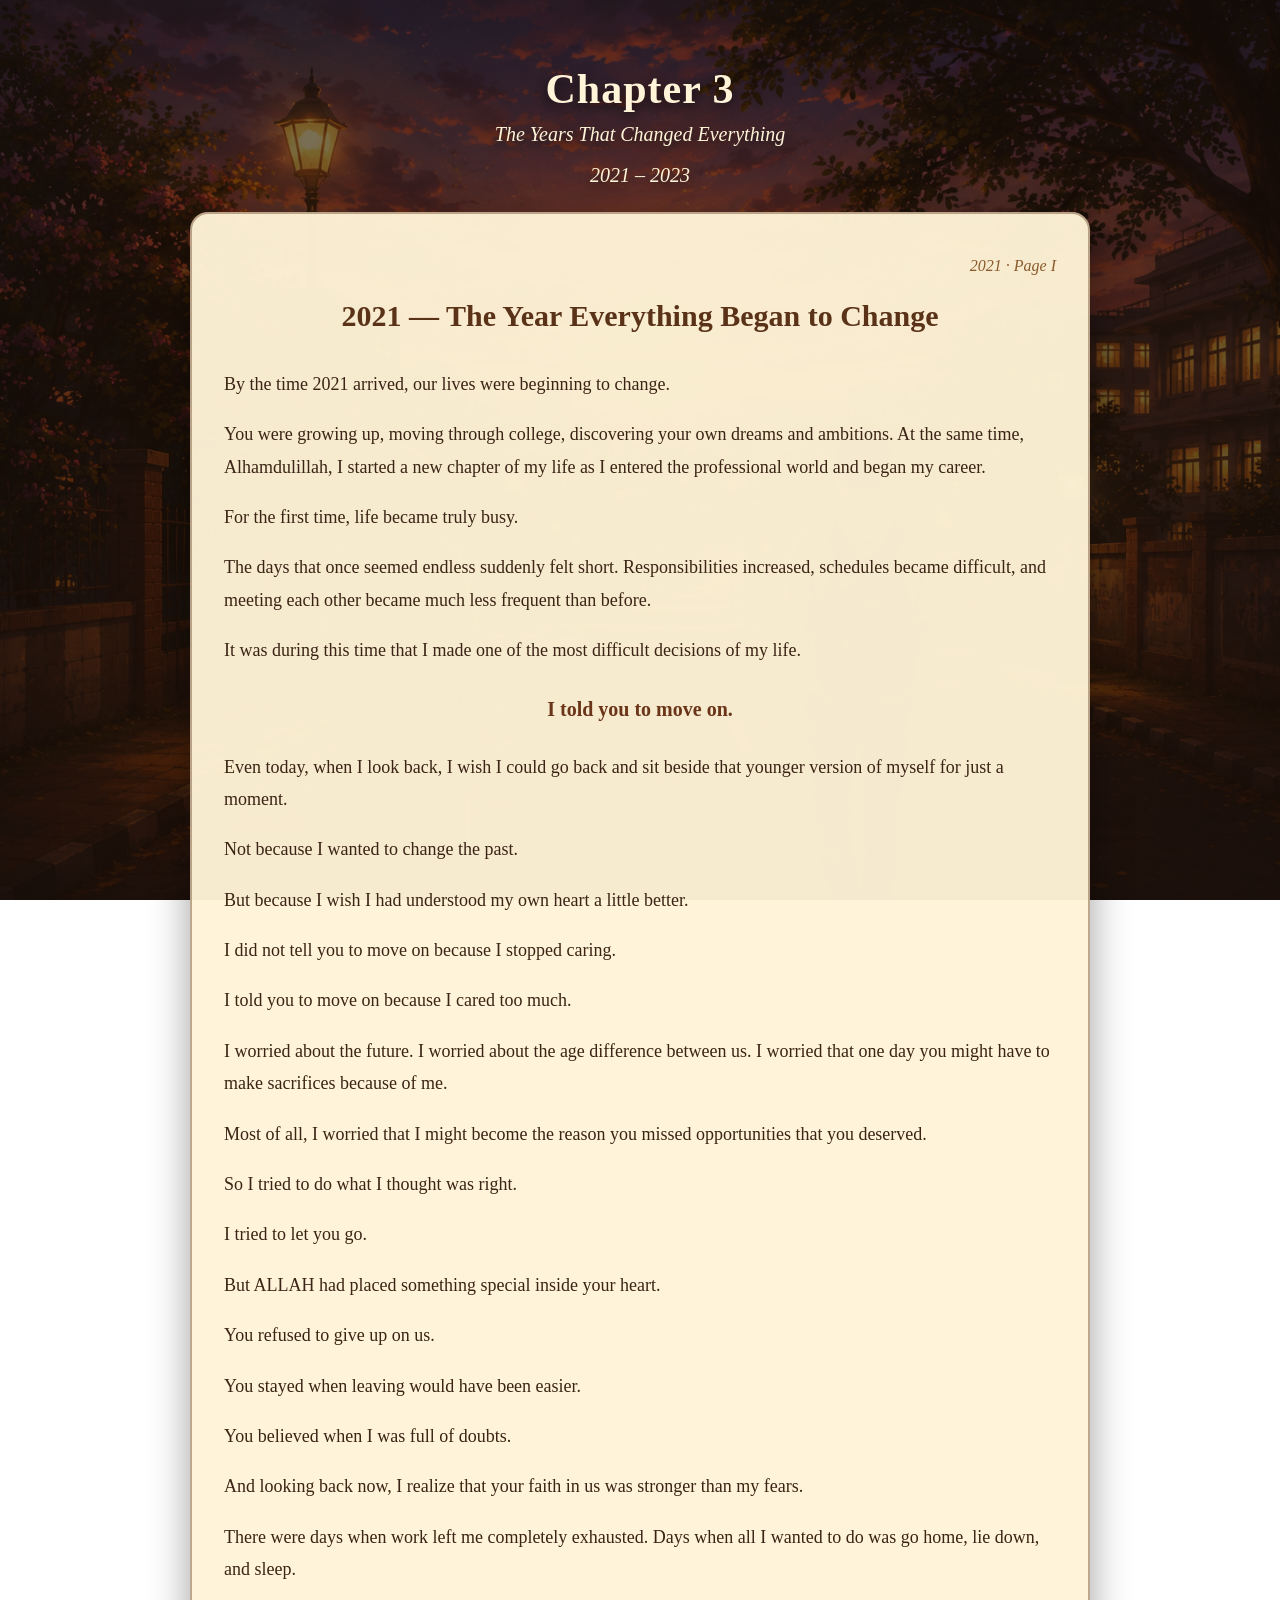
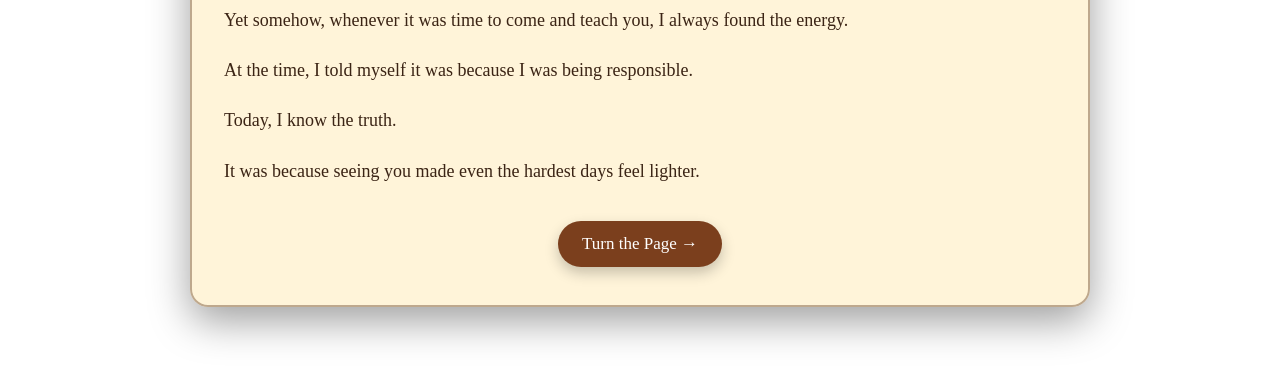
<file: letter3.html>
<!DOCTYPE html>
<html lang="en">
<head>
<meta charset="UTF-8">
<meta name="viewport" content="width=device-width, initial-scale=1.0">
<title>Chapter 3 - The Years That Changed Everything</title>

<style>
* {
  margin: 0;
  padding: 0;
  box-sizing: border-box;
}

body {
  min-height: 100vh;
  font-family: Georgia, 'Times New Roman', serif;
  background:
    linear-gradient(rgba(27, 15, 8, 0.55), rgba(27, 15, 8, 0.78)),
    url("chapter3-background.png");
  background-size: cover;
  background-position: center;
  background-attachment: fixed;
  color: #3b2415;
  padding: 30px 16px;
  overflow-x: hidden;
}

.intro {
  text-align: center;
  color: #fff4d8;
  margin: 35px auto 25px;
  text-shadow: 0 4px 12px rgba(0,0,0,0.6);
  animation: fadeIn 1.8s ease forwards;
}

.intro h1 {
  font-size: 42px;
  margin-bottom: 10px;
  letter-spacing: 1px;
}

.intro p {
  font-size: 20px;
  font-style: italic;
}

.book-wrapper {
  max-width: 900px;
  margin: 0 auto 40px;
  opacity: 0;
  transform: translateY(25px);
  animation: bookAppear 1.4s ease forwards;
  animation-delay: 2s;
}

.book {
  min-height: 650px;
  background: rgba(255, 244, 216, 0.96);
  border: 2px solid rgba(92, 54, 25, 0.4);
  border-radius: 18px;
  padding: 38px 32px;
  box-shadow: 0 14px 40px rgba(0,0,0,0.38);
  line-height: 1.8;
  font-size: 18px;
  position: relative;
}

.page {
  display: none;
  animation: pageFade 0.8s ease;
}

.page.active {
  display: block;
}

.year-tag {
  text-align: right;
  color: #8b5a2b;
  font-size: 16px;
  margin-bottom: 8px;
  font-style: italic;
}

h2 {
  text-align: center;
  margin-bottom: 25px;
  color: #5a3218;
  font-size: 30px;
}

p {
  margin-bottom: 18px;
}

.highlight {
  text-align: center;
  font-size: 20px;
  color: #6a3518;
  font-weight: bold;
  margin: 24px 0;
}

.nav-buttons {
  display: flex;
  justify-content: center;
  gap: 12px;
  margin-top: 34px;
  flex-wrap: wrap;
}

.page-btn, .continue-btn {
  padding: 13px 24px;
  background: #7b3f1d;
  color: white;
  border: none;
  border-radius: 30px;
  font-size: 17px;
  cursor: pointer;
  font-family: Georgia, 'Times New Roman', serif;
  box-shadow: 0 6px 14px rgba(0,0,0,0.22);
}

.page-btn:hover, .continue-btn:hover {
  background: #5f2f15;
}

.page-btn.secondary {
  background: #9b7a55;
}

.page-btn.secondary:hover {
  background: #7a5e3f;
}

.popup {
  display: none;
  position: fixed;
  inset: 0;
  background: rgba(0,0,0,0.76);
  justify-content: center;
  align-items: center;
  z-index: 10;
  padding: 20px;
}

.popup-content {
  background: #fff4d8;
  padding: 26px;
  border-radius: 18px;
  text-align: center;
  max-width: 340px;
  box-shadow: 0 14px 35px rgba(0,0,0,0.42);
}

.popup-content h2 {
  font-size: 25px;
  margin-bottom: 10px;
}

.popup-content img {
  width: 220px;
  max-width: 100%;
  margin: 18px 0;
}

.close-btn {
  padding: 10px 20px;
  background: #7b3f1d;
  color: white;
  border: none;
  border-radius: 20px;
  cursor: pointer;
}

@keyframes fadeIn {
  from { opacity: 0; transform: translateY(-12px); }
  to { opacity: 1; transform: translateY(0); }
}

@keyframes bookAppear {
  from { opacity: 0; transform: translateY(25px); }
  to { opacity: 1; transform: translateY(0); }
}

@keyframes pageFade {
  from { opacity: 0; transform: translateX(18px); }
  to { opacity: 1; transform: translateX(0); }
}

@media (max-width: 600px) {
  .intro h1 { font-size: 31px; }
  .intro p { font-size: 17px; }
  .book { padding: 28px 20px; font-size: 16px; min-height: auto; }
  h2 { font-size: 24px; }
}
</style>
</head>

<body>

<div class="intro">
  <h1>Chapter 3</h1>
  <p>The Years That Changed Everything</p>
  <p>2021 – 2023</p>
</div>

<div class="book-wrapper">
  <div class="book">

    <div class="page active" id="page1">
      <div class="year-tag">2021 · Page I</div>
      <h2>2021 — The Year Everything Began to Change</h2>

      <p>By the time 2021 arrived, our lives were beginning to change.</p>

      <p>You were growing up, moving through college, discovering your own dreams and ambitions. At the same time, Alhamdulillah, I started a new chapter of my life as I entered the professional world and began my career.</p>

      <p>For the first time, life became truly busy.</p>

      <p>The days that once seemed endless suddenly felt short. Responsibilities increased, schedules became difficult, and meeting each other became much less frequent than before.</p>

      <p>It was during this time that I made one of the most difficult decisions of my life.</p>

      <p class="highlight">I told you to move on.</p>

      <p>Even today, when I look back, I wish I could go back and sit beside that younger version of myself for just a moment.</p>

      <p>Not because I wanted to change the past.</p>

      <p>But because I wish I had understood my own heart a little better.</p>

      <p>I did not tell you to move on because I stopped caring.</p>

      <p>I told you to move on because I cared too much.</p>

      <p>I worried about the future. I worried about the age difference between us. I worried that one day you might have to make sacrifices because of me.</p>

      <p>Most of all, I worried that I might become the reason you missed opportunities that you deserved.</p>

      <p>So I tried to do what I thought was right.</p>

      <p>I tried to let you go.</p>

      <p>But ALLAH had placed something special inside your heart.</p>

      <p>You refused to give up on us.</p>

      <p>You stayed when leaving would have been easier.</p>

      <p>You believed when I was full of doubts.</p>

      <p>And looking back now, I realize that your faith in us was stronger than my fears.</p>

      <p>There were days when work left me completely exhausted. Days when all I wanted to do was go home, lie down, and sleep.</p>

      <p>Yet somehow, whenever it was time to come and teach you, I always found the energy.</p>

      <p>At the time, I told myself it was because I was being responsible.</p>

      <p>Today, I know the truth.</p>

      <p>It was because seeing you made even the hardest days feel lighter.</p>

      <div class="nav-buttons">
        <button class="page-btn" onclick="showPage(2)">Turn the Page →</button>
      </div>
    </div>

    <div class="page" id="page2">
      <div class="year-tag">2022 · Page II</div>
      <h2>2022 — A Year Full of Beautiful Memories</h2>

      <p>If I had to choose one of the most beautiful years of our journey, it would be 2022.</p>

      <p>There are certain memories that remain vivid no matter how much time passes.</p>

      <p>One of them is 21st February 2022.</p>

      <p>I still remember seeing you in that black saree.</p>

      <p>To anyone else, it may have looked like an ordinary day.</p>

      <p>But to me, it became one of those memories that quietly stays in the heart forever.</p>

      <p>I remember us riding together in a rickshaw.</p>

      <p>I remember the conversations.</p>

      <p>I remember the laughter.</p>

      <p>I remember the simple happiness of being beside you.</p>

      <p>That same year brought another special memory.</p>

      <p>For the first time, we sat together in a restaurant.</p>

      <p class="highlight">Patil.</p>

      <p>Looking back now, it was never really about the food or the place.</p>

      <p>It was about us.</p>

      <p>It was about watching our story slowly move forward.</p>

      <p>Step by step.</p>

      <p>Memory by memory.</p>

      <p>Dream by dream.</p>

      <p>Alhamdulillah, our relationship continued to grow in a beautiful way.</p>

      <p>And while all of this was happening, you were also working hard toward your future.</p>

      <p>You completed your HSC examinations and achieved an A+ result.</p>

      <p>I was incredibly proud of you.</p>

      <p>Not just because of the result itself, but because I knew how much effort and dedication stood behind it.</p>

      <p>That year, I saw you becoming stronger, wiser, and more determined than ever before.</p>

      <div class="nav-buttons">
        <button class="page-btn secondary" onclick="showPage(1)">← Previous Page</button>
        <button class="page-btn" onclick="showPage(3)">Turn the Page →</button>
      </div>
    </div>

    <div class="page" id="page3">
      <div class="year-tag">2023 · Page III</div>
      <h2>2023 — The Year Our Lives Took Different Roads</h2>

      <p>Then came 2023.</p>

      <p>A year that changed everything.</p>

      <p>You were preparing for university admission.</p>

      <p>I was preparing for a journey that would take me thousands of kilometers away from home.</p>

      <p>For both of us, it was a year filled with hope, uncertainty, and life-changing decisions.</p>

      <p>Alhamdulillah, you earned admission to the University of Chittagong.</p>

      <p>I still remember how happy and proud I felt when I heard the news.</p>

      <p>Around the same time, Alhamdulillah, my Canadian visa was approved.</p>

      <p>For the first time, it felt like both of us were watching our dreams slowly become reality.</p>

      <p>But reality also came with sacrifices.</p>

      <p>We had hoped to get married before I left.</p>

      <p>Our families had begun discussing it.</p>

      <p>We dreamed about beginning the next chapter of our lives together.</p>

      <p>But ALLAH had written a different timeline for us.</p>

      <p>The marriage did not happen then.</p>

      <p>And so, with a heavy heart, I boarded a plane and left for Canada.</p>

      <p>As I sat on that journey, I knew I was leaving behind my family, my friends, and everything familiar.</p>

      <p>But what hurt the most was knowing that I was leaving you behind.</p>

      <p>For the first time in years, there would be an ocean between us.</p>

      <p>No more evening conversations in person.</p>

      <p>No more rickshaw rides.</p>

      <p>No more unexpected moments together.</p>

      <p>Only memories.</p>

      <p>Only hope.</p>

      <p>Only dua.</p>

      <p>Neither of us knew what challenges awaited us.</p>

      <p>Neither of us knew how difficult the road ahead would become.</p>

      <p>But one thing remained true.</p>

      <p>No matter how far apart we were, our story was not over.</p>

      <p>In many ways, it was only preparing us for the chapter that would test us the most.</p>

      <p class="highlight">The chapter that would prove just how strong our love really was.</p>

      <div class="nav-buttons">
        <button class="page-btn secondary" onclick="showPage(2)">← Previous Page</button>
        <button class="continue-btn" onclick="openPopup()">Continue to Chapter 4</button>
      </div>
    </div>

  </div>
</div>

<div class="popup" id="qrPopup">
  <div class="popup-content">
    <h2>Scan QR #4</h2>
    <p>Scan this to unlock the next chapter.</p>
    <img src="qr4.png" alt="QR Code for Chapter 4">
    <br>
    <button class="close-btn" onclick="closePopup()">Close</button>
  </div>
</div>

<script>
function showPage(pageNumber) {
  const pages = document.querySelectorAll('.page');
  pages.forEach(page => page.classList.remove('active'));
  document.getElementById('page' + pageNumber).classList.add('active');
  window.scrollTo({ top: 0, behavior: 'smooth' });
}

function openPopup() {
  document.getElementById("qrPopup").style.display = "flex";
}

function closePopup() {
  document.getElementById("qrPopup").style.display = "none";
}
</script>

</body>
</html>
</file>
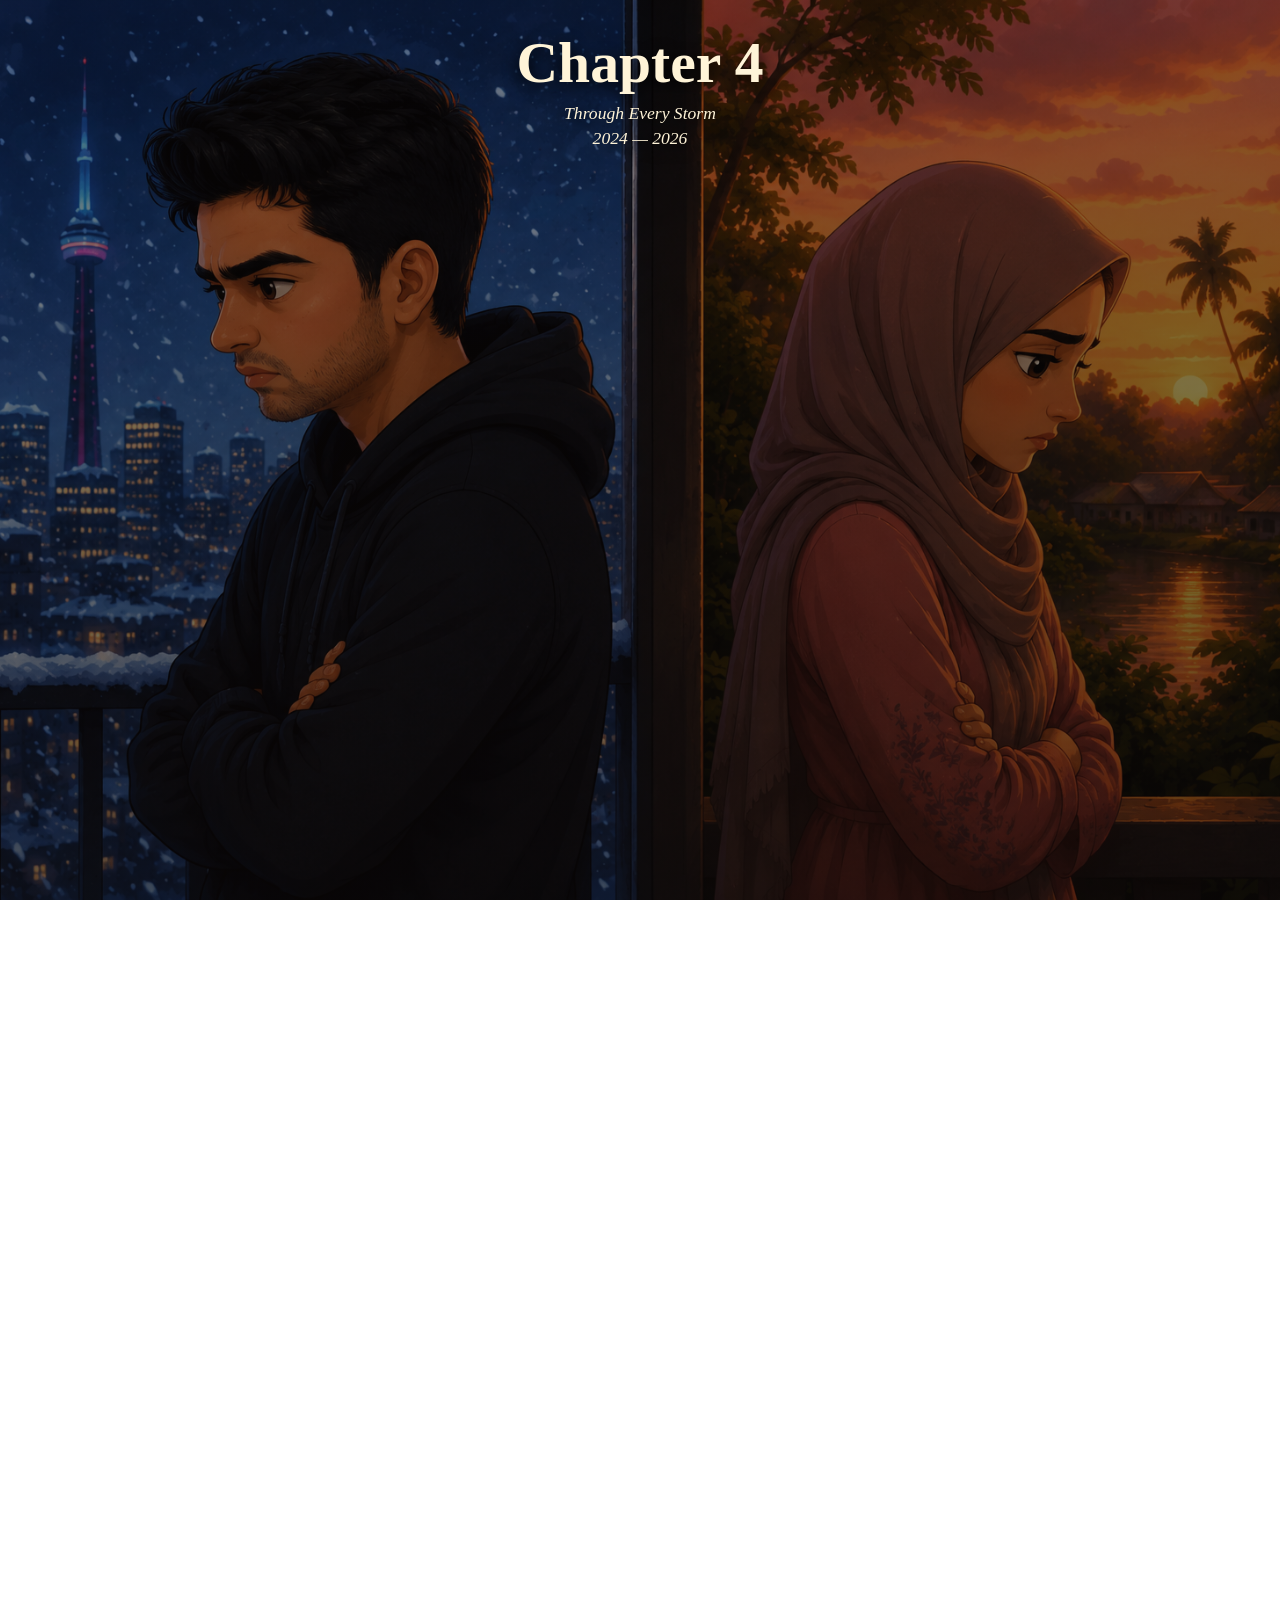
<file: letter4.html>
<!DOCTYPE html>
<html lang="en">
<head>
<meta charset="UTF-8">
<meta name="viewport" content="width=device-width, initial-scale=1.0">
<title>Chapter 4 - Through Every Storm</title>

<style>
* { margin: 0; padding: 0; box-sizing: border-box; }

body {
  min-height: 100vh;
  font-family: Georgia, 'Times New Roman', serif;
  color: #3b2415;
  padding: 30px 16px;
  background-size: cover;
  background-position: center;
  background-attachment: fixed;
}

body.page-2024 {
  background:
    linear-gradient(rgba(12, 8, 8, 0.46), rgba(12, 8, 8, 0.64)),
    url("chapter4-2024.png");
  background-size: cover;
  background-position: center;
  background-attachment: fixed;
}

body.page-2025 {
  background:
    linear-gradient(rgba(20, 10, 5, 0.25), rgba(20, 10, 5, 0.48)),
    url("chapter4-2025.png");
  background-size: cover;
  background-position: center;
  background-attachment: fixed;
}

body.page-2026 {
  background:
    linear-gradient(rgba(10, 8, 10, 0.42), rgba(10, 8, 10, 0.62)),
    url("chapter4-2026.png");
  background-size: cover;
  background-position: center;
  background-attachment: fixed;
}

.chapter-title {
  text-align: center;
  color: #fff4d8;
  text-shadow: 0 4px 16px rgba(0,0,0,.9);
  margin-bottom: 24px;
  opacity: 0;
  animation: fadeInTitle 1.5s ease forwards;
}

.chapter-title h1 {
  font-size: clamp(2.3rem, 5vw, 3.6rem);
  margin-bottom: 8px;
}

.chapter-title p {
  font-size: 1.1rem;
  font-style: italic;
  margin-bottom: 4px;
}

@keyframes fadeInTitle {
  from { opacity: 0; transform: translateY(-18px); }
  to { opacity: 1; transform: translateY(0); }
}

.book-wrapper {
  max-width: 900px;
  margin: 0 auto;
  opacity: 0;
  transform: translateY(35px) scale(.97);
  transition: opacity 1.3s ease, transform 1.3s ease;
}

.book-wrapper.show {
  opacity: 1;
  transform: translateY(0) scale(1);
}

.book-wrapper.hide {
  opacity: 0;
  transform: translateY(35px) scale(.97);
}

.book {
  background: rgba(255, 244, 216, 0.94);
  border-radius: 24px;
  padding: 44px 40px;
  box-shadow: 0 25px 75px rgba(0,0,0,.62), inset 0 0 35px rgba(120,70,25,.18);
  border: 1px solid rgba(90,45,15,.25);
  min-height: 70vh;
}

.page-marker {
  text-align: right;
  color: #9a6a34;
  font-style: italic;
  font-size: .95rem;
  margin-bottom: 18px;
}

.page h2 {
  text-align: center;
  color: #5a2e17;
  font-size: clamp(1.8rem, 4vw, 2.5rem);
  margin-bottom: 28px;
}

.divider {
  text-align: center;
  color: #b47a34;
  font-size: 1.5rem;
  margin: 24px 0;
}

.page p {
  font-size: 1.14rem;
  line-height: 1.9;
  margin-bottom: 20px;
  text-align: justify;
}

.center-line {
  text-align: center !important;
  font-size: 1.2rem !important;
  color: #6a3519;
  font-weight: bold;
}

.nav-area {
  text-align: center;
  margin-top: 34px;
  padding-top: 24px;
  border-top: 1px solid rgba(120,70,25,.25);
}

.turn-button {
  display: inline-block;
  padding: 15px 30px;
  border-radius: 18px;
  border: 2px solid #9c672d;
  background: #6a3519;
  color: #fff4d8;
  font-size: 1.12rem;
  box-shadow: 0 10px 25px rgba(0,0,0,.28);
  cursor: pointer;
}

.turn-button:hover { background: #522812; }

.transition-screen {
  position: fixed;
  inset: 0;
  z-index: 20;
  display: none;
  justify-content: center;
  align-items: center;
  text-align: center;
  color: #fff4d8;
  background: rgba(0,0,0,.38);
  text-shadow: 0 4px 18px rgba(0,0,0,.9);
  padding: 20px;
}

.transition-screen.show {
  display: flex;
  animation: transitionFade 1.8s ease forwards;
}

.transition-screen h2 {
  font-size: clamp(2.2rem, 6vw, 4rem);
  margin-bottom: 8px;
}

.transition-screen p {
  font-size: 1.2rem;
  font-style: italic;
}

@keyframes transitionFade {
  from { opacity: 0; }
  20% { opacity: 1; }
  80% { opacity: 1; }
  to { opacity: 0; }
}

.qr-popup {
  display: none;
  position: fixed;
  inset: 0;
  background: rgba(0, 0, 0, 0.72);
  z-index: 999;
  justify-content: center;
  align-items: center;
  padding: 20px;
}

.qr-box {
  background: rgba(255, 244, 216, 0.98);
  border-radius: 22px;
  padding: 28px 24px;
  max-width: 360px;
  width: 100%;
  text-align: center;
  box-shadow: 0 25px 70px rgba(0,0,0,.55);
  border: 1px solid rgba(90,45,15,.25);
}

.qr-box h2 {
  color: #5a2e17;
  margin-bottom: 10px;
  font-size: 1.7rem;
}

.qr-box p {
  color: #6a3b1e;
  margin-bottom: 18px;
  line-height: 1.5;
}

.qr-box img {
  width: 230px;
  max-width: 100%;
  border-radius: 12px;
  background: white;
  padding: 10px;
  margin-bottom: 18px;
}

.close-button {
  padding: 11px 22px;
  border-radius: 16px;
  border: none;
  background: #6a3519;
  color: #fff4d8;
  font-size: 1rem;
  cursor: pointer;
}

.close-button:hover { background: #522812; }

@media (max-width: 600px) {
  body { padding: 18px 10px; background-attachment: scroll; }
  body.page-2024, body.page-2025, body.page-2026 { background-attachment: scroll; }
  .book { padding: 30px 22px; border-radius: 18px; }
  .page p { font-size: 1.02rem; line-height: 1.75; text-align: left; }
}
</style>
</head>

<body class="page-2024">

<header class="chapter-title">
  <h1>Chapter 4</h1>
  <p>Through Every Storm</p>
  <p>2024 — 2026</p>
</header>

<div class="transition-screen" id="transitionScreen">
  <div>
    <h2 id="transitionYear">2024</h2>
    <p id="transitionText">The year we were tested.</p>
  </div>
</div>

<div class="book-wrapper" id="bookWrapper">
  <article class="book">
    <div class="page-marker" id="pageMarker">2024 · Page I</div>
    <section class="page" id="pageContent"></section>
    <div class="nav-area">
      <button class="turn-button" id="nextButton" onclick="nextPage()">Turn the Page →</button>
    </div>
  </article>
</div>

<div class="qr-popup" id="qrPopup">
  <div class="qr-box">
    <h2>Scan QR #5</h2>
    <p>Scan this QR code to unlock the final chapter.</p>
    <img src="qr5.png" alt="QR Code for Chapter 5">
    <br>
    <button class="close-button" onclick="closePopup()">Close</button>
  </div>
</div>

<script>
const pages = [
  {
    year: "2024",
    marker: "2024 · Page I",
    bodyClass: "page-2024",
    transitionText: "The year we were tested.",
    button: "Turn the Page →",
    html: `
      <h2>2024 — The Year of Distance</h2>
      <div class="divider">♡</div>
      <p>Every story has its difficult chapters.</p>
      <p>For us, that chapter was 2024.</p>
      <p>Looking back on our ten-year journey, I can honestly say that it may have been the most fragile period of our relationship.</p>
      <p>There were misunderstandings.</p>
      <p>There was distance.</p>
      <p>There were moments when conversations became shorter and silence became longer.</p>
      <p>Sometimes, it felt as though every few days we would find ourselves arguing over something small, while the real problem was the distance that neither of us knew how to fight.</p>
      <p>There were moments when it seemed as though everything could fall apart.</p>
      <p>Moments when our relationship stood at a crossroads.</p>
      <p>And if life had unfolded a little differently, perhaps our story could have ended there.</p>
      <p>There were moments when we questioned things we had never questioned before.</p>
      <p>Moments when both of us felt tired.</p>
      <p>Moments when neither of us knew what the other was truly feeling.</p>
      <p>The distance between Bangladesh and Canada was no longer measured in kilometers.</p>
      <p>It was measured in misunderstandings.</p>
      <p>And sometimes that distance felt much harder to cross.</p>
      <p>There were days when I wondered whether we would find our way back to each other.</p>
      <p>And perhaps you wondered the same thing too.</p>
      <p>But Alhamdulillah, it did not end there.</p>
      <p>Somehow, even during our weakest moments, neither of us completely let go of the other's hand.</p>
      <p>We were hurt.</p>
      <p>We were frustrated.</p>
      <p>We were uncertain.</p>
      <p>Yet beneath all of those emotions, something remained unchanged.</p>
      <p>We still cared.</p>
      <p>We still hoped.</p>
      <p>And we still wanted a future together.</p>
      <p>That is how 2024 came to an end.</p>
      <p>Not with certainty.</p>
      <p>But with faith.</p>
    `
  },
  {
    year: "2025",
    marker: "2025 · Page II",
    bodyClass: "page-2025",
    transitionText: "The year we found our way back.",
    button: "Turn the Page →",
    html: `
      <h2>2025 — Finding Our Way Back</h2>
      <div class="divider">♡</div>
      <p>Then came 2025.</p>
      <p>For the first time since moving to Canada, I returned to Bangladesh.</p>
      <p>I still remember the moment we saw each other again.</p>
      <p>Something remarkable happened.</p>
      <p>The misunderstandings that had felt so heavy suddenly seemed much smaller.</p>
      <p>The distance that had grown between us seemed to disappear.</p>
      <p>It was as though seeing each other reminded us of everything that had been buried beneath the stress, the uncertainty, and the challenges of the previous year.</p>
      <p>When I saw you again, something unexpected happened.</p>
      <p>For months we had been carrying frustration, disappointment, and unanswered questions.</p>
      <p>Yet the moment we stood in front of each other, none of those things seemed as important as they once had.</p>
      <p>It felt as though our hearts remembered something that our minds had forgotten.</p>
      <p>We were not strangers.</p>
      <p>We were not opponents.</p>
      <p>We were simply two people who had spent years choosing each other.</p>
      <p>We spent time together.</p>
      <p>We went out together.</p>
      <p>We laughed together.</p>
      <p>And for the first time in a long while, everything felt natural again.</p>
      <p>If someone had seen us during those days, they would never have guessed how close we had come to losing what we had.</p>
      <p>That visit reminded us why we had held on for so long.</p>
      <p>It reminded us why our story was worth fighting for.</p>
      <p>During that time, we made a promise to each other.</p>
      <p>A simple promise.</p>
      <p>That we would remain together.</p>
      <p>That, In Sha Allah, the next time I returned, I would marry you.</p>
      <p>When I came back to Canada, our relationship felt stronger than it had been in a very long time.</p>
      <p>It felt as though a flower that had nearly withered had begun to bloom again.</p>
      <p>Day by day, our trust returned.</p>
      <p>Our understanding returned.</p>
      <p>And our journey continued.</p>
      <p>Alhamdulillah, 2025 ended on a beautiful note.</p>
      <p>We were moving forward.</p>
      <p>Not perfectly.</p>
      <p>But together.</p>
    `
  },
  {
    year: "2026",
    marker: "2026 · Page III",
    bodyClass: "page-2026",
    transitionText: "The year we chose each other.",
    button: "Continue to Chapter 5",
    html: `
      <h2>2026 — A Dream Delayed</h2>
      <div class="divider">♡</div>
      <p>Then came 2026.</p>
      <p>I returned to Bangladesh once again.</p>
      <p>This time, I came with certainty in my heart.</p>
      <p>I came believing that this would finally be the year.</p>
      <p>I imagined marrying you.</p>
      <p>I imagined creating new memories together.</p>
      <p>I imagined us walking along the beach in Cox's Bazar, watching the sunset side by side, no longer separated by countries, distance, or uncertainty.</p>
      <p>For a while, it seemed as though everything was moving in that direction.</p>
      <p>But life tested us once again.</p>
      <p>Conversations between our families did not unfold as we had hoped.</p>
      <p>Unexpected difficulties appeared.</p>
      <p>And slowly, the future we had imagined began to slip away.</p>
      <p>At one point, it felt as though everything had come to an end.</p>
      <p>Not because we stopped loving each other.</p>
      <p>But because circumstances became bigger than either of us.</p>
      <p>Leaving Bangladesh that time was one of the hardest things I have ever done.</p>
      <p>I returned to Canada carrying a sadness that is difficult to describe.</p>
      <p>Because I knew that something important had been lost.</p>
      <p>A dream had been delayed.</p>
      <p>A chapter had remained unfinished.</p>
      <p>Yet even then, we refused to give up.</p>
      <p>We chose hope.</p>
      <p>We chose patience.</p>
      <p>And most importantly, we chose each other.</p>
      <p>Today, despite every challenge, every misunderstanding, every distance, and every obstacle that has stood in our way, Alhamdulillah, we are still here.</p>
      <p>Stronger.</p>
      <p>Wiser.</p>
      <p>More patient.</p>
      <p>And perhaps more certain than ever before.</p>
      <p>Over the past ten years, our relationship has experienced friendship, distance, joy, fear, uncertainty, sacrifice, and countless memories.</p>
      <p>And through all of it, one thing has remained constant:</p>
      <p class="center-line">You.</p>
      <p>No matter what happened, no matter how difficult the road became, you remained one of the most important people in my life.</p>
      <p>As I write these words today, I still hold onto the same dream.</p>
      <p>A dream that has survived every misunderstanding.</p>
      <p>Every distance.</p>
      <p>Every disappointment.</p>
      <p>Every delay.</p>
      <p>I still dream of the day when we will stand together on the beach in Cox's Bazar, watching the sunset side by side.</p>
      <p>And when that day finally comes, we will realize that none of these difficult chapters were the end of our story.</p>
      <p>They were only preparing us for the chapter that is still waiting ahead.</p>
      <p>The chapter that has not been written yet.</p>
    `
  }
];

let currentPage = 0;

function renderPage(index, firstLoad = false) {
  const page = pages[index];
  const book = document.getElementById("bookWrapper");
  const pageContent = document.getElementById("pageContent");
  const pageMarker = document.getElementById("pageMarker");
  const nextButton = document.getElementById("nextButton");
  const transitionScreen = document.getElementById("transitionScreen");
  const transitionYear = document.getElementById("transitionYear");
  const transitionText = document.getElementById("transitionText");

  document.body.className = page.bodyClass;
  pageContent.innerHTML = page.html;
  pageMarker.textContent = page.marker;
  nextButton.textContent = page.button;
  transitionYear.textContent = page.year;
  transitionText.textContent = page.transitionText;

  book.classList.remove("show");
  book.classList.add("hide");
  transitionScreen.classList.add("show");

  setTimeout(() => {
    transitionScreen.classList.remove("show");
    book.classList.remove("hide");
    book.classList.add("show");
    window.scrollTo({ top: 0, behavior: "smooth" });
  }, firstLoad ? 2200 : 2300);
}

function nextPage() {
  if (currentPage < pages.length - 1) {
    currentPage++;
    renderPage(currentPage);
  } else {
    openPopup();
  }
}

function openPopup() {
  document.getElementById("qrPopup").style.display = "flex";
}

function closePopup() {
  document.getElementById("qrPopup").style.display = "none";
}

document.getElementById("qrPopup").addEventListener("click", function(event) {
  if (event.target === this) {
    closePopup();
  }
});

window.onload = function() {
  renderPage(0, true);
};
</script>

</body>
</html>
</file>
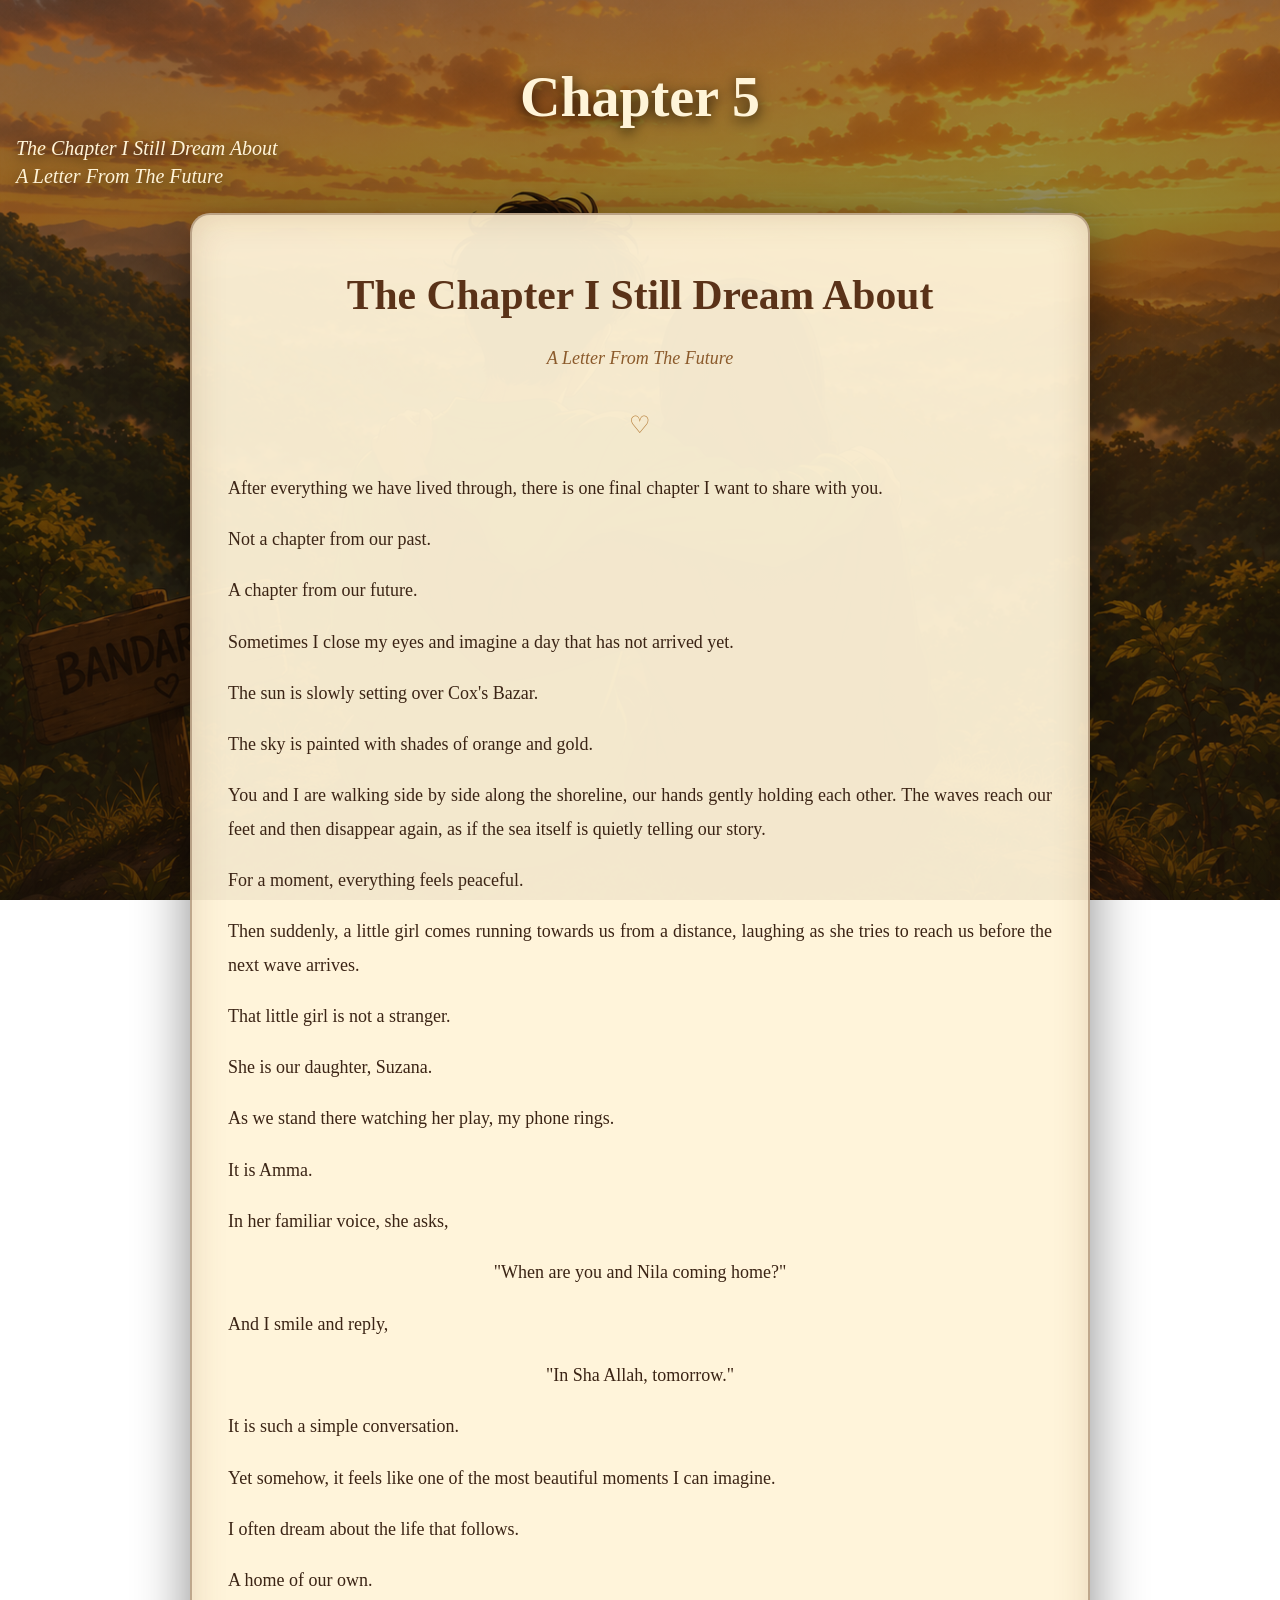
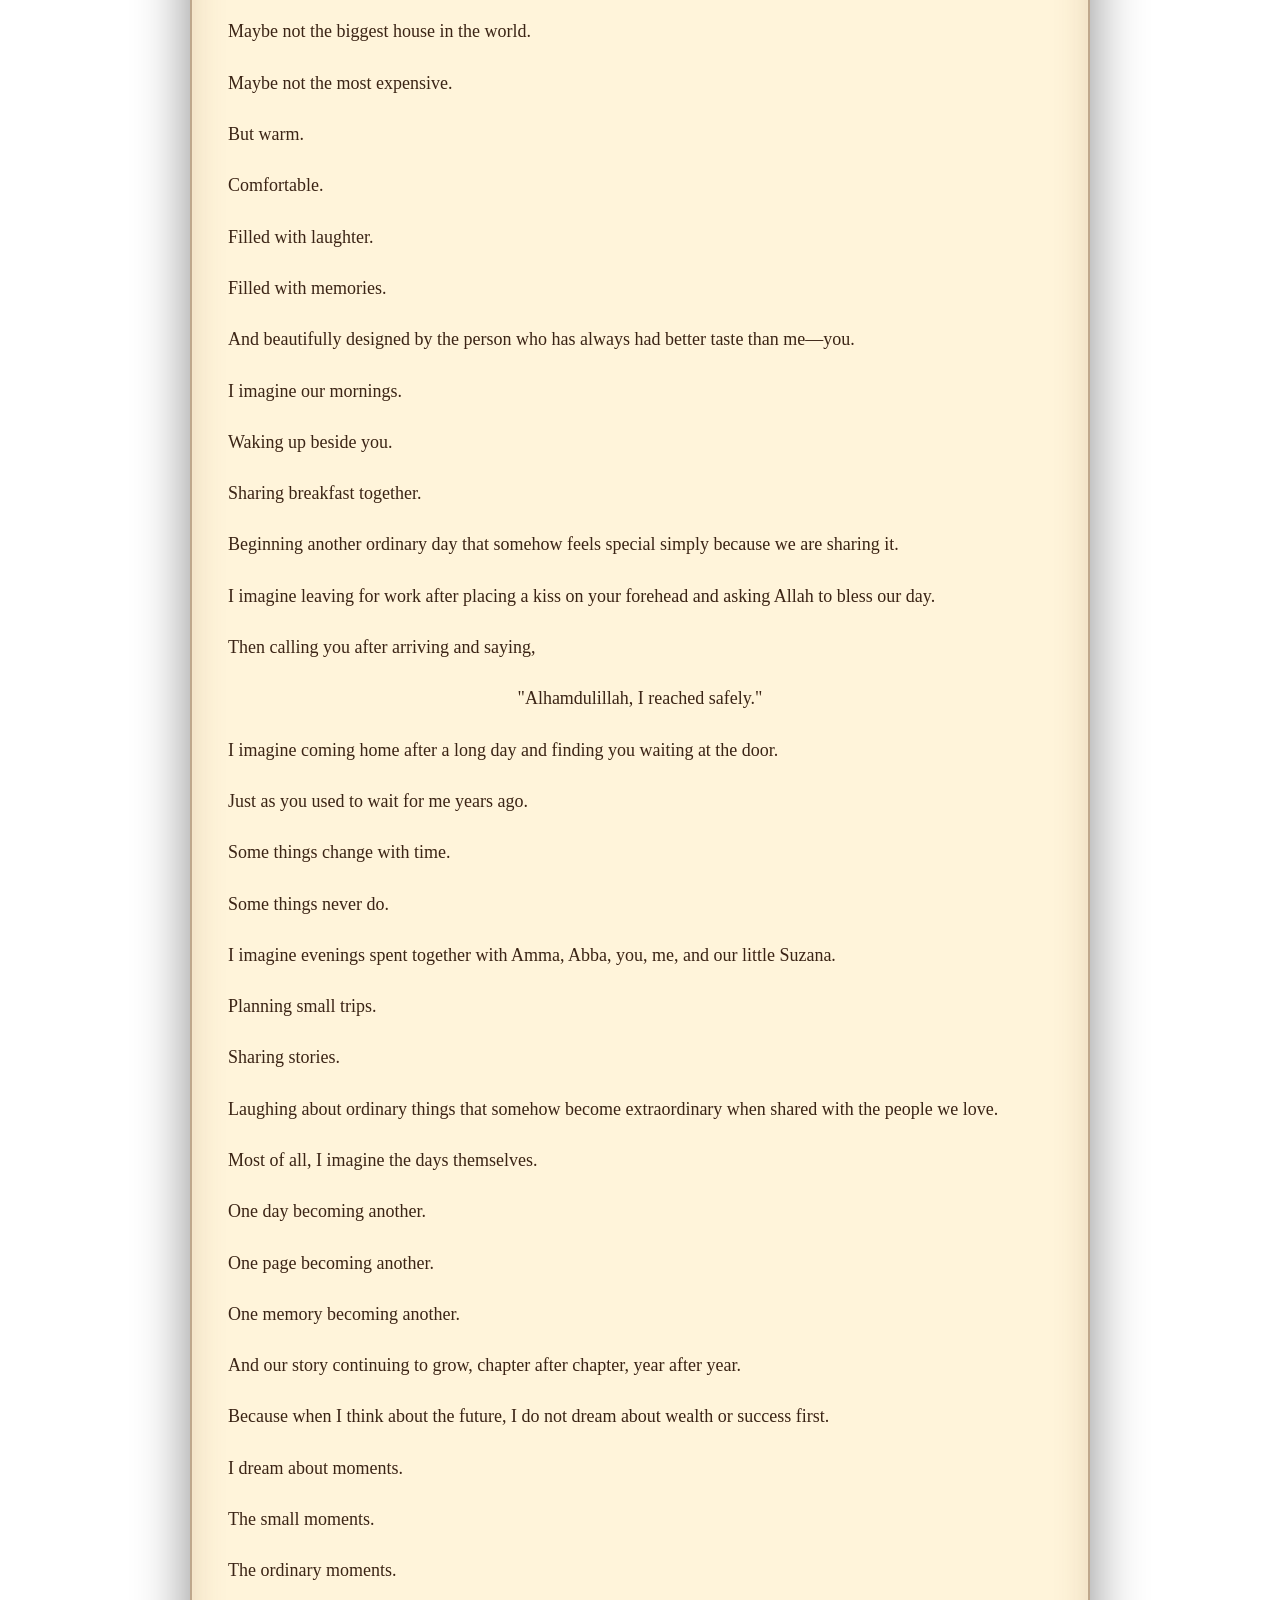
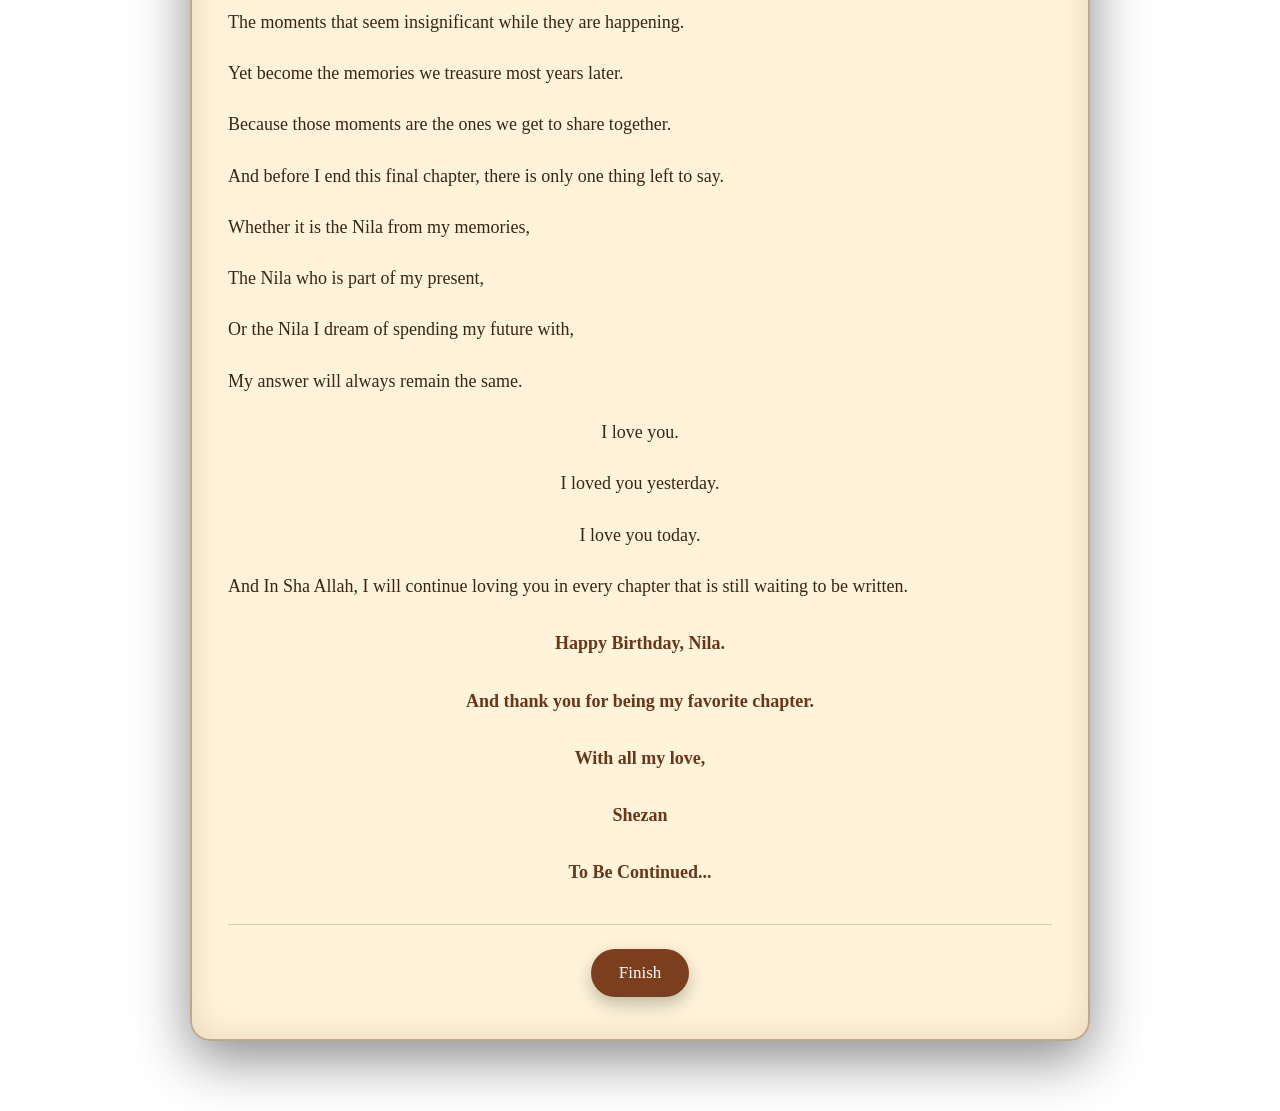
<file: letter5.html>
<!DOCTYPE html>
<html lang="en">
<head>
<meta charset="UTF-8">
<meta name="viewport" content="width=device-width, initial-scale=1.0">
<title>Chapter 5 - The Chapter I Still Dream About</title>
<style>
*{margin:0;padding:0;box-sizing:border-box}
body{
  min-height:100vh;
  font-family:Georgia,'Times New Roman',serif;
  background:linear-gradient(rgba(27,15,8,.40),rgba(27,15,8,.68)),url("chapter5-background.png");
  background-size:cover;background-position:center;background-attachment:fixed;
  color:#3b2415;padding:30px 16px;overflow-x:hidden
}
.intro{text-align:center;color:#fff4d8;margin:35px auto 25px;text-shadow:0 4px 14px rgba(0,0,0,.75);animation:fadeIn 1.8s ease forwards}
.intro h1{font-size:clamp(2.4rem,5vw,3.5rem);margin-bottom:8px}
.intro p{font-size:20px;font-style:italic;margin-bottom:5px}
.book-wrapper{max-width:900px;margin:0 auto 40px;opacity:0;transform:translateY(25px);animation:bookAppear 1.4s ease forwards;animation-delay:2s}
.book-wrapper.hide{animation:none;opacity:0;transform:translateY(25px) scale(.97);transition:opacity 1s ease,transform 1s ease}
.book{background:rgba(255,244,216,.95);border:2px solid rgba(92,54,25,.4);border-radius:20px;padding:42px 36px;box-shadow:0 18px 55px rgba(0,0,0,.46),inset 0 0 35px rgba(120,70,25,.18);line-height:1.85;font-size:18px}
.book h2{text-align:center;color:#5a3218;font-size:clamp(1.8rem,4vw,2.6rem);margin-bottom:8px}
.subtitle{text-align:center;color:#8b5a2b;font-style:italic;margin-bottom:28px}
.divider{text-align:center;color:#b47a34;font-size:1.5rem;margin:24px 0}
p{margin-bottom:18px;text-align:justify}
.center{text-align:center}
.signature{text-align:center;margin-top:24px;color:#6a3518;font-weight:bold}
.finish-area{text-align:center;margin-top:34px;padding-top:24px;border-top:1px solid rgba(120,70,25,.25)}
.finish-btn,.choice-btn{padding:14px 28px;background:#7b3f1d;color:white;border:none;border-radius:30px;font-size:17px;cursor:pointer;font-family:Georgia,'Times New Roman',serif;box-shadow:0 7px 18px rgba(0,0,0,.25);text-decoration:none;display:inline-block}
.finish-btn:hover,.choice-btn:hover{background:#5f2f15}
.final-stage{display:none;position:fixed;inset:0;z-index:50;justify-content:center;align-items:center;padding:24px;background:rgba(0,0,0,.28)}
.final-stage.show{display:flex}
.final-book{width:min(640px,92vw);min-height:420px;background:linear-gradient(90deg,rgba(235,210,160,.40) 0%,rgba(255,244,216,.98) 9%,rgba(255,244,216,.98) 91%,rgba(165,105,50,.35) 100%);border-radius:24px;border:2px solid rgba(92,54,25,.45);box-shadow:0 25px 80px rgba(0,0,0,.65),inset 0 0 45px rgba(120,70,25,.22);display:flex;justify-content:center;align-items:center;padding:44px;transform-origin:left center;animation:finalBookOpen 1.2s ease forwards;position:relative}
.final-book:before{content:"";position:absolute;left:50%;top:7%;bottom:7%;width:2px;background:rgba(120,70,25,.18);box-shadow:0 0 16px rgba(120,70,25,.25)}
.final-message{text-align:center;color:#5a3218;font-size:clamp(1.7rem,5vw,3rem);line-height:1.5;text-shadow:0 2px 10px rgba(255,255,255,.5);z-index:2}
.final-heart{font-size:clamp(2rem,6vw,3.5rem);margin:14px 0;color:#8a3f22}
.final-book.closing{animation:closeBook 1.3s ease forwards}
.question-stage{display:none;position:fixed;inset:0;z-index:60;justify-content:center;align-items:center;padding:24px;text-align:center;background:rgba(0,0,0,.22)}
.question-stage.show{display:flex;animation:fadeIn 1.4s ease forwards}
.question-card{background:rgba(255,244,216,.18);border:1px solid rgba(255,244,216,.35);backdrop-filter:blur(7px);border-radius:28px;padding:34px 28px;color:#fff4d8;text-shadow:0 4px 16px rgba(0,0,0,.85);box-shadow:0 18px 55px rgba(0,0,0,.35)}
.question-card h2{font-size:clamp(2rem,6vw,3.4rem);margin-bottom:12px}
.question-card p{text-align:center;font-size:clamp(1.25rem,4vw,2rem);margin-bottom:24px}
.choice-buttons{display:flex;gap:14px;justify-content:center;flex-wrap:wrap}
.choice-btn{background:rgba(123,63,29,.92)}
@keyframes fadeIn{from{opacity:0;transform:translateY(-12px)}to{opacity:1;transform:translateY(0)}}
@keyframes bookAppear{from{opacity:0;transform:translateY(25px)}to{opacity:1;transform:translateY(0)}}
@keyframes finalBookOpen{from{opacity:0;transform:scale(.93) rotateY(-18deg)}to{opacity:1;transform:scale(1) rotateY(0)}}
@keyframes closeBook{from{opacity:1;transform:scale(1) rotateY(0)}to{opacity:0;transform:scale(.85) rotateY(-86deg)}}
@media(max-width:600px){body{padding:18px 10px;background-attachment:scroll}.intro p{font-size:17px}.book{padding:30px 22px;font-size:16px;border-radius:18px}p{text-align:left}.final-book{min-height:340px;padding:30px 22px}}
</style>
</head>
<body>
<div class="intro" id="mainIntro">
  <h1>Chapter 5</h1>
  <p>The Chapter I Still Dream About</p>
  <p>A Letter From The Future</p>
</div>

<div class="book-wrapper" id="mainBook">
<article class="book">
<h2>The Chapter I Still Dream About</h2>
<div class="subtitle">A Letter From The Future</div>
<div class="divider">♡</div>

<p>After everything we have lived through, there is one final chapter I want to share with you.</p>
<p>Not a chapter from our past.</p>
<p>A chapter from our future.</p>
<p>Sometimes I close my eyes and imagine a day that has not arrived yet.</p>
<p>The sun is slowly setting over Cox's Bazar.</p>
<p>The sky is painted with shades of orange and gold.</p>
<p>You and I are walking side by side along the shoreline, our hands gently holding each other. The waves reach our feet and then disappear again, as if the sea itself is quietly telling our story.</p>
<p>For a moment, everything feels peaceful.</p>
<p>Then suddenly, a little girl comes running towards us from a distance, laughing as she tries to reach us before the next wave arrives.</p>
<p>That little girl is not a stranger.</p>
<p>She is our daughter, Suzana.</p>
<p>As we stand there watching her play, my phone rings.</p>
<p>It is Amma.</p>
<p>In her familiar voice, she asks,</p>
<p class="center">"When are you and Nila coming home?"</p>
<p>And I smile and reply,</p>
<p class="center">"In Sha Allah, tomorrow."</p>
<p>It is such a simple conversation.</p>
<p>Yet somehow, it feels like one of the most beautiful moments I can imagine.</p>
<p>I often dream about the life that follows.</p>
<p>A home of our own.</p>
<p>Maybe not the biggest house in the world.</p>
<p>Maybe not the most expensive.</p>
<p>But warm.</p>
<p>Comfortable.</p>
<p>Filled with laughter.</p>
<p>Filled with memories.</p>
<p>And beautifully designed by the person who has always had better taste than me—you.</p>
<p>I imagine our mornings.</p>
<p>Waking up beside you.</p>
<p>Sharing breakfast together.</p>
<p>Beginning another ordinary day that somehow feels special simply because we are sharing it.</p>
<p>I imagine leaving for work after placing a kiss on your forehead and asking Allah to bless our day.</p>
<p>Then calling you after arriving and saying,</p>
<p class="center">"Alhamdulillah, I reached safely."</p>
<p>I imagine coming home after a long day and finding you waiting at the door.</p>
<p>Just as you used to wait for me years ago.</p>
<p>Some things change with time.</p>
<p>Some things never do.</p>
<p>I imagine evenings spent together with Amma, Abba, you, me, and our little Suzana.</p>
<p>Planning small trips.</p>
<p>Sharing stories.</p>
<p>Laughing about ordinary things that somehow become extraordinary when shared with the people we love.</p>
<p>Most of all, I imagine the days themselves.</p>
<p>One day becoming another.</p>
<p>One page becoming another.</p>
<p>One memory becoming another.</p>
<p>And our story continuing to grow, chapter after chapter, year after year.</p>
<p>Because when I think about the future, I do not dream about wealth or success first.</p>
<p>I dream about moments.</p>
<p>The small moments.</p>
<p>The ordinary moments.</p>
<p>The moments that seem insignificant while they are happening.</p>
<p>Yet become the memories we treasure most years later.</p>
<p>Because those moments are the ones we get to share together.</p>
<p>And before I end this final chapter, there is only one thing left to say.</p>
<p>Whether it is the Nila from my memories,</p>
<p>The Nila who is part of my present,</p>
<p>Or the Nila I dream of spending my future with,</p>
<p>My answer will always remain the same.</p>
<p class="center">I love you.</p>
<p class="center">I loved you yesterday.</p>
<p class="center">I love you today.</p>
<p>And In Sha Allah, I will continue loving you in every chapter that is still waiting to be written.</p>

<p class="signature">Happy Birthday, Nila.</p>
<p class="signature">And thank you for being my favorite chapter.</p>
<p class="signature">With all my love,</p>
<p class="signature">Shezan</p>
<p class="signature">To Be Continued...</p>

<div class="finish-area">
  <button class="finish-btn" onclick="finishLetter()">Finish</button>
</div>
</article>
</div>

<div class="final-stage" id="finalStage">
  <div class="final-book" id="finalBook">
    <div class="final-message">
      <div>The Best Chapters</div>
      <div>Are Yet To Come</div>
      <div class="final-heart">♡</div>
      <div>Because You Are In Them</div>
    </div>
  </div>
</div>

<div class="question-stage" id="questionStage">
  <div class="question-card">
    <h2>One last question...</h2>
    <p>Will you stay for the rest of the story?</p>
    <div class="choice-buttons">
      <a class="choice-btn" href="letter6.html">Of Course ❤️</a>
      <a class="choice-btn" href="letter6.html">Always ❤️</a>
    </div>
  </div>
</div>


<script>
function finishLetter(){
  document.getElementById("mainBook").classList.add("hide");
  document.getElementById("mainIntro").style.opacity="0";
  setTimeout(()=>{
    document.getElementById("mainBook").style.display="none";
    document.getElementById("mainIntro").style.display="none";
    const finalStage=document.getElementById("finalStage");
    const finalBook=document.getElementById("finalBook");
    finalStage.classList.add("show");
    setTimeout(()=>{
      finalBook.classList.add("closing");
      setTimeout(()=>{
        finalStage.classList.remove("show");
        document.getElementById("questionStage").classList.add("show");
      },1400);
    },3000);
  },1000);
}

</script>
</body>
</html>
</file>
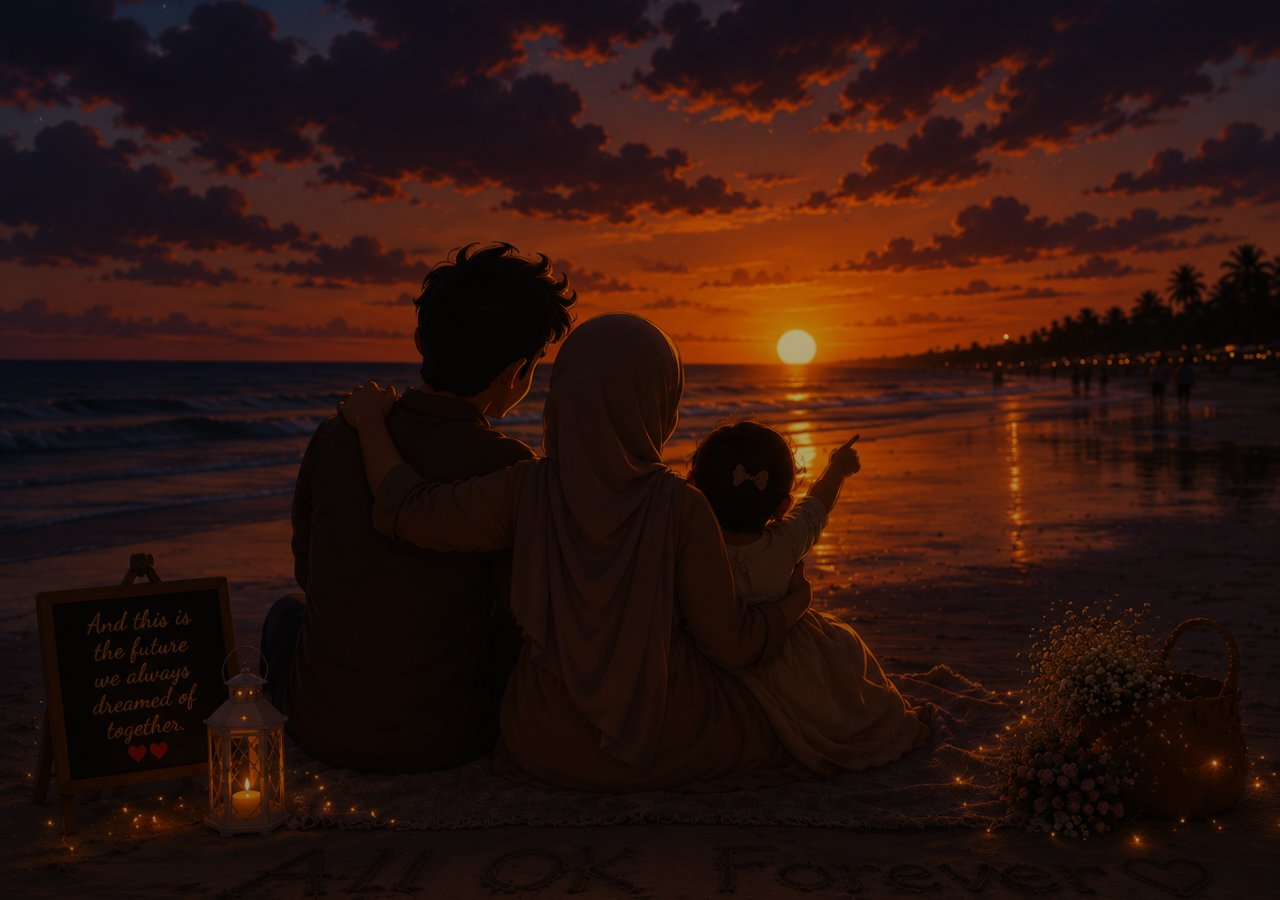
<file: letter6.html>
<!DOCTYPE html>
<html lang="en">
<head>
<meta charset="UTF-8">
<meta name="viewport" content="width=device-width, initial-scale=1.0">
<title>Chapter 6 - The Beginning</title>

<style>
@import url('https://fonts.googleapis.com/css2?family=Cormorant+Garamond:wght@500;600;700&display=swap');

* { margin: 0; padding: 0; box-sizing: border-box; }

body {
  min-height: 100vh;
  overflow: hidden;
  font-family: 'Cormorant Garamond', Georgia, serif;
  background:
    linear-gradient(rgba(8, 4, 2, 0.22), rgba(8, 4, 2, 0.42)),
    url("chapter6-background.png");
  background-size: cover;
  background-position: center;
  color: #fff4d8;
}

.stage {
  position: fixed;
  inset: 0;
  display: flex;
  justify-content: center;
  align-items: center;
  text-align: center;
  padding: 24px;
}

.message {
  font-size: clamp(2.3rem, 7vw, 5rem);
  line-height: 1.25;
  font-weight: 700;
  letter-spacing: 1px;
  text-shadow: 0 6px 22px rgba(0,0,0,0.95), 0 0 34px rgba(255, 210, 120, 0.35);
  opacity: 0;
  transform: translateY(18px);
  transition: opacity 1.15s ease, transform 1.15s ease;
}

.message.visible {
  opacity: 1;
  transform: translateY(0);
}

.small-heart {
  display: block;
  margin-top: 24px;
  font-size: clamp(2.2rem, 6vw, 4.2rem);
  font-weight: 500;
}

.final-glow {
  background: rgba(0,0,0,0.12);
  border-radius: 28px;
  padding: 28px 34px;
  backdrop-filter: blur(2px);
}

.gift-button {
  position: fixed;
  left: 50%;
  bottom: 7vh;
  transform: translateX(-50%) translateY(18px);
  padding: 13px 26px;
  border-radius: 30px;
  border: 1px solid rgba(255,244,216,0.55);
  background: rgba(90, 45, 18, 0.72);
  color: #fff4d8;
  font-family: 'Cormorant Garamond', Georgia, serif;
  font-size: clamp(1.2rem, 4vw, 1.7rem);
  font-weight: 700;
  cursor: pointer;
  opacity: 0;
  pointer-events: none;
  box-shadow: 0 10px 30px rgba(0,0,0,0.35);
  backdrop-filter: blur(5px);
  transition: opacity 1.2s ease, transform 1.2s ease, background 0.4s ease;
}

.gift-button.show {
  opacity: 1;
  pointer-events: auto;
  transform: translateX(-50%) translateY(0);
  animation: softPulse 2.8s ease-in-out infinite;
}

.gift-button:hover { background: rgba(120, 60, 24, 0.84); }

.gift-button.hide {
  opacity: 0;
  pointer-events: none;
  transform: translateX(-50%) translateY(18px);
  animation: none;
}

@keyframes softPulse {
  0%, 100% { box-shadow: 0 10px 30px rgba(0,0,0,0.35); }
  50% { box-shadow: 0 10px 42px rgba(255, 210, 120, 0.35); }
}

@media (max-width: 600px) {
  body { background-position: center; }
  .message { font-size: clamp(2rem, 10vw, 3.7rem); }
  .final-glow { padding: 22px 20px; }
  .gift-button { bottom: 6vh; width: max-content; max-width: 90vw; }
}
</style>
</head>

<body>

<div class="stage">
  <div class="message" id="message"></div>
</div>

<button class="gift-button" id="giftButton" onclick="playGift()">🎁 One Last Gift</button>
<audio id="giftAudio" src="chapter6-song.mp3" preload="auto"></audio>

<script>
const messageBox = document.getElementById("message");
const giftButton = document.getElementById("giftButton");
const giftAudio = document.getElementById("giftAudio");

const sequence = [
  { text: "Chapter 6 Unlocked...", hold: 1900 },
  { text: "Promise Recorded...", hold: 1900 },
  { text: "Response Confirmed ❤️", hold: 2100 },
  { text: "The Next Chapter<br>of Forever Awaits ❤️", hold: 3000 },
  { text: "", hold: 1600 },
  { text: "The End", hold: 2000 },
  { text: "", hold: 1000 },
  { text: "Or Perhaps...", hold: 1300 },
  { text: "", hold: 900 },
  { text: "This Is Just<br>The Beginning...<span class='small-heart'>♡</span>", hold: null, final: true }
];

let index = 0;

function showSequence() {
  const item = sequence[index];
  messageBox.classList.remove("visible");

  setTimeout(() => {
    messageBox.innerHTML = item.text;

    if (item.final) {
      messageBox.classList.add("final-glow");
    } else {
      messageBox.classList.remove("final-glow");
    }

    if (item.text !== "") {
      messageBox.classList.add("visible");
    }

    if (item.final) {
      setTimeout(() => {
        giftButton.classList.add("show");
      }, 3000);
      return;
    }

    setTimeout(() => {
      index++;
      if (index < sequence.length) {
        showSequence();
      }
    }, item.hold);

  }, 850);
}

function playGift() {
  giftButton.classList.remove("show");
  giftButton.classList.add("hide");

  giftAudio.currentTime = 0;
  giftAudio.play().catch(() => {
    giftButton.textContent = "Tap Again 🎵";
    giftButton.classList.remove("hide");
    giftButton.classList.add("show");
  });
}

window.onload = function() {
  setTimeout(showSequence, 900);
};
</script>

</body>
</html>
</file>
